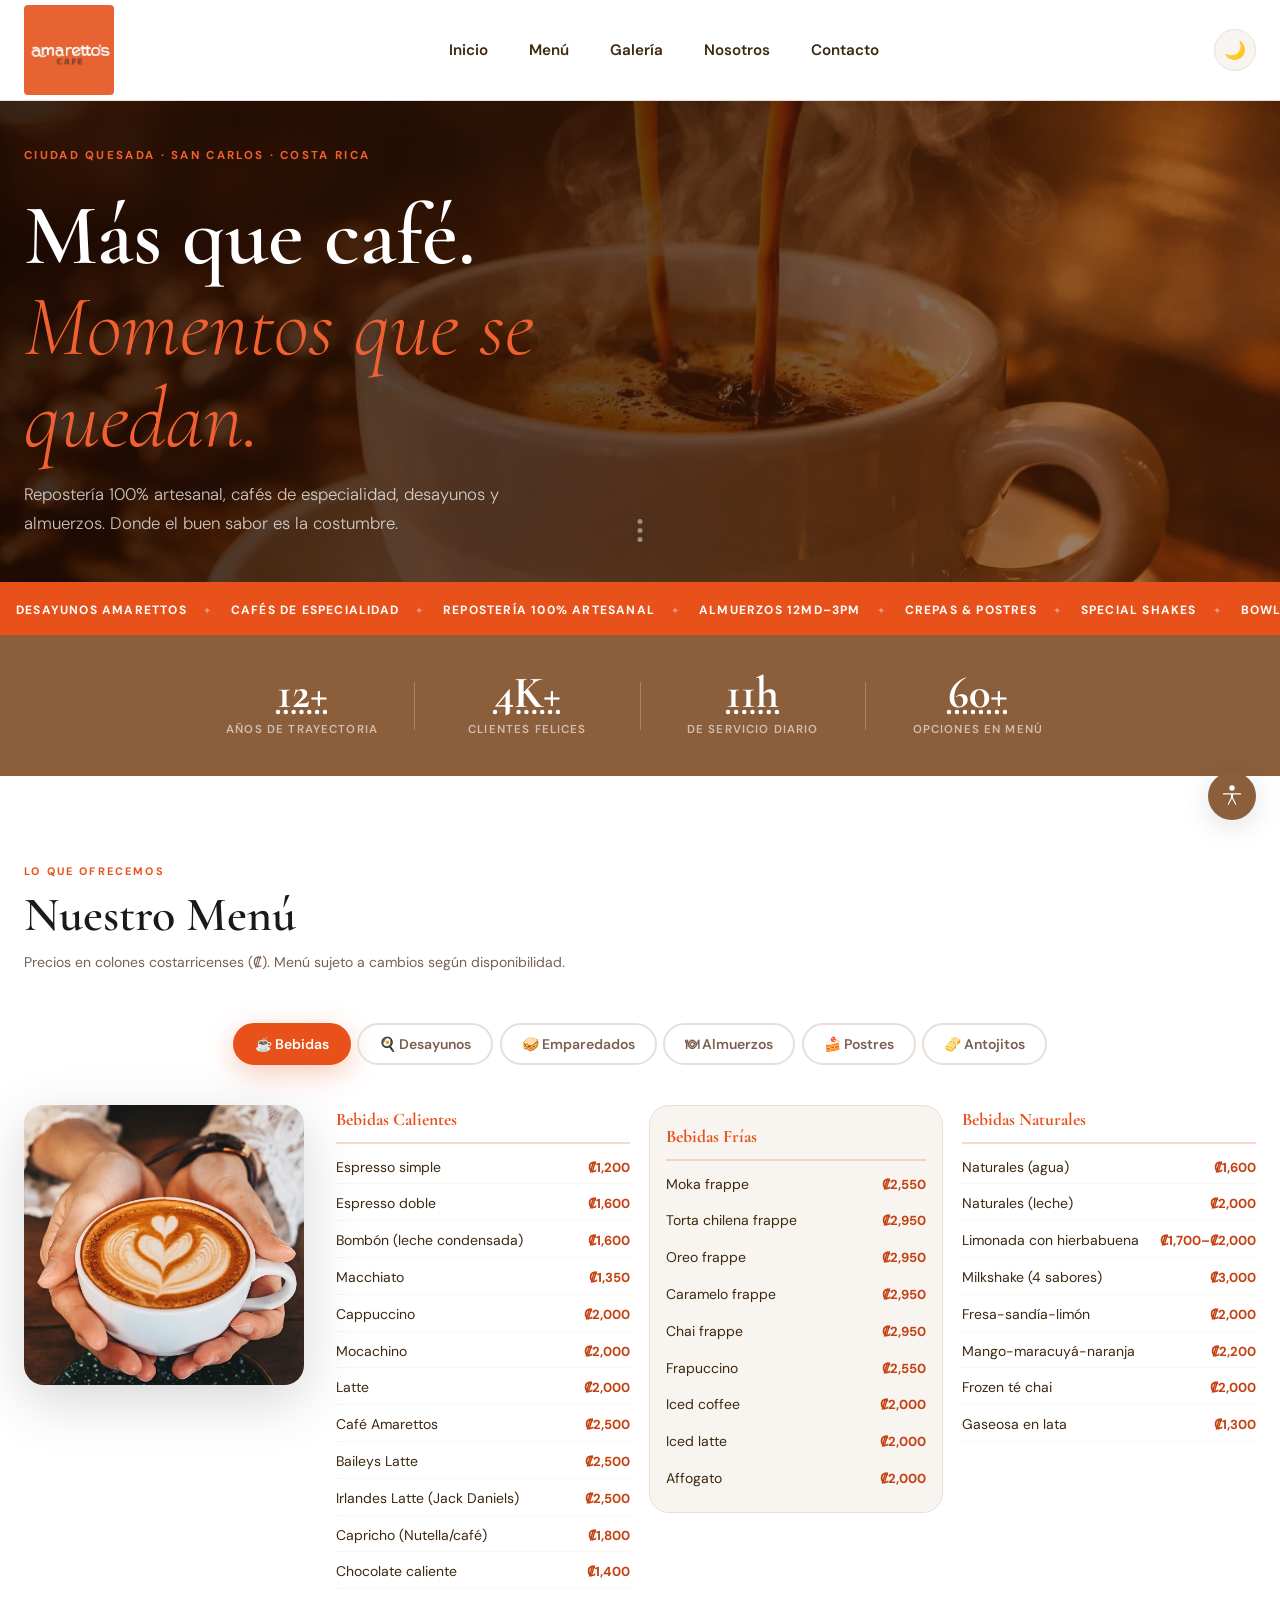
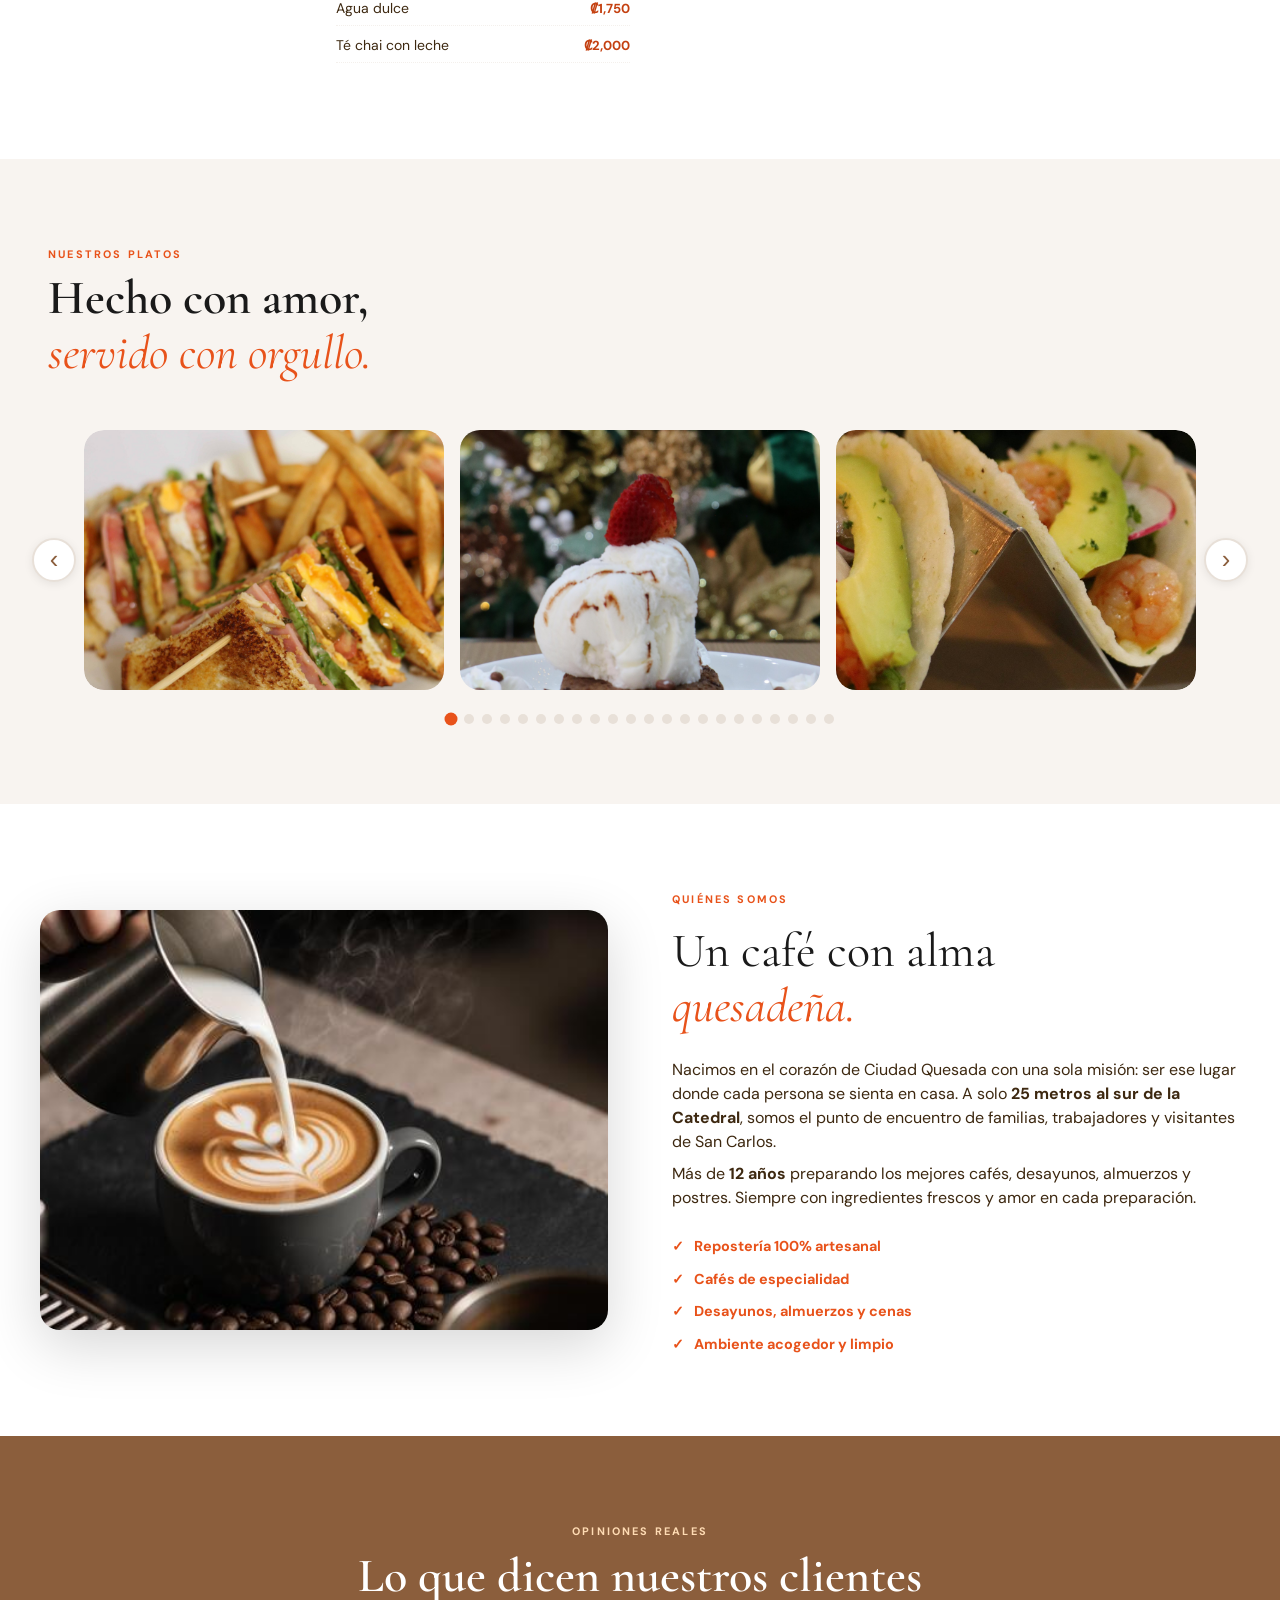
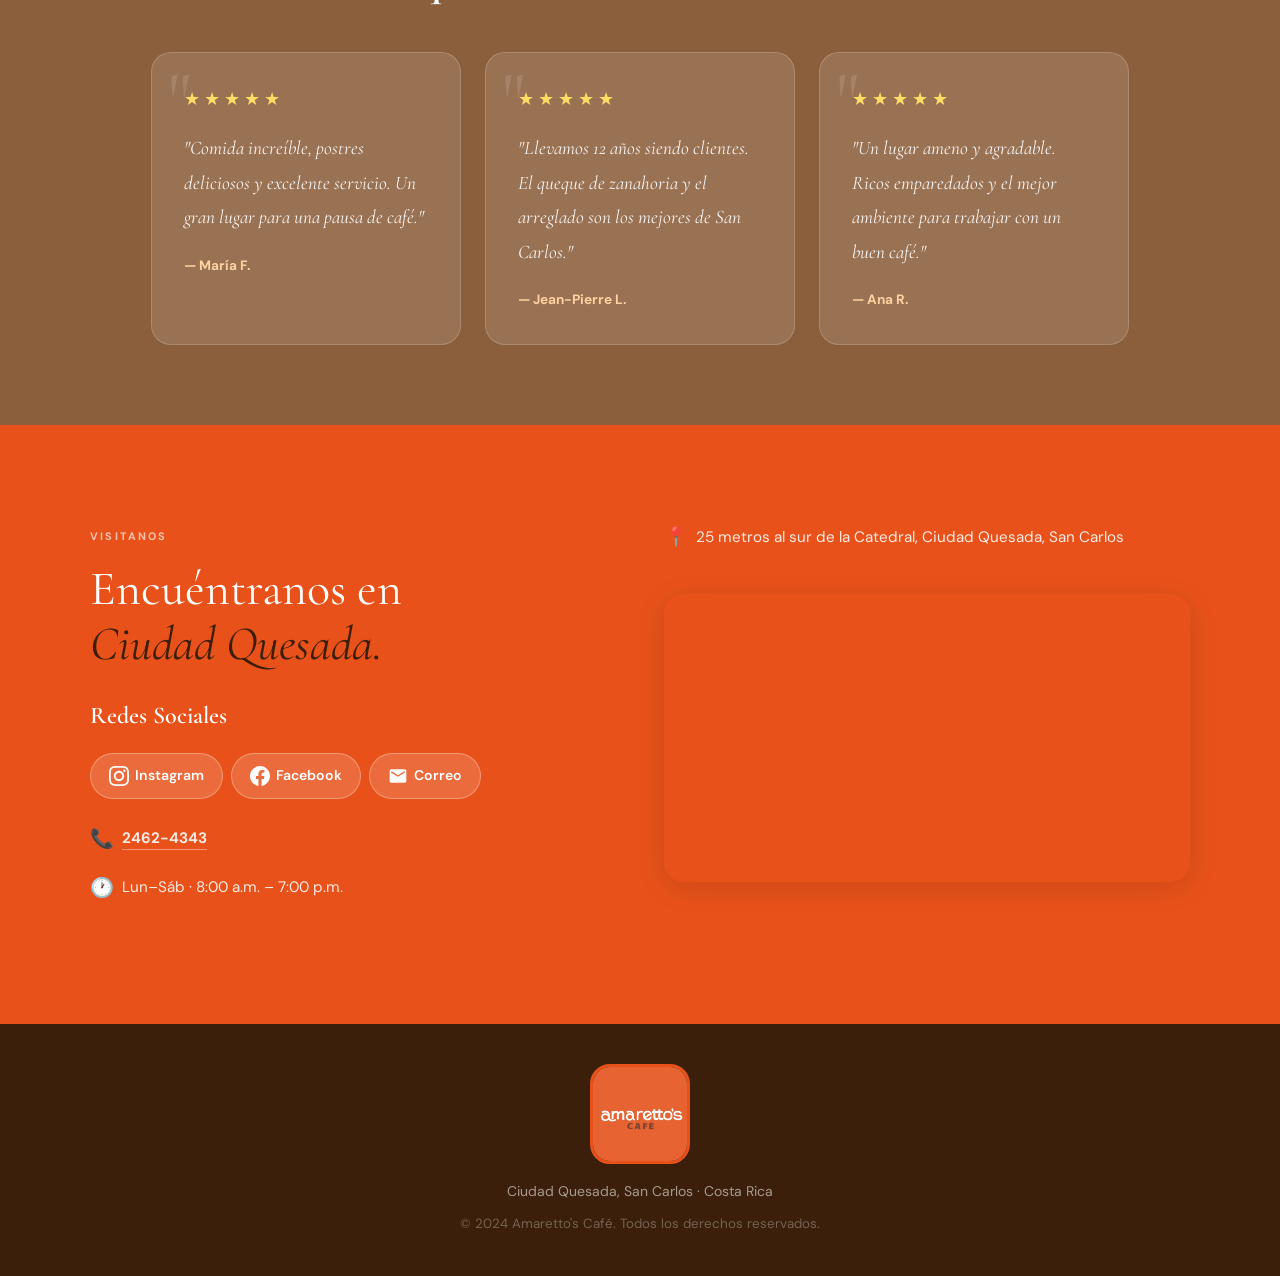
<file: index.html>
<!DOCTYPE html>
<html lang="es" id="html-root">
<head>
  <meta charset="UTF-8">
  <meta name="viewport" content="width=device-width, initial-scale=1.0">
  <meta name="description" content="Amaretto's Café — Ciudad Quesada, San Carlos. Cafés de especialidad, repostería artesanal, desayunos, almuerzos y postres. Tel: 2462-4343.">
  <title>Amaretto's Café | Ciudad Quesada</title>
  <link rel="preconnect" href="https://fonts.googleapis.com">
  <link rel="preconnect" href="https://fonts.gstatic.com" crossorigin>
  <link href="https://fonts.googleapis.com/css2?family=Cormorant+Garamond:ital,wght@0,400;0,600;0,700;1,400;1,600&family=DM+Sans:wght@300;400;500;600;700&display=swap" rel="stylesheet">
  <link rel="stylesheet" href="css/style.css">
</head>
<body>

  <!-- Skip link -->
  <a class="skip-link" href="#main-content">Saltar al contenido principal</a>

  <!-- ===== FLOATING ACCESSIBILITY PANEL ===== -->
  <div class="a11y-panel" id="a11yPanel" role="region" aria-label="Panel de accesibilidad">
    <button class="a11y-toggle-btn" id="a11yToggle" aria-label="Abrir panel de accesibilidad" aria-expanded="false" title="Accesibilidad">
      <svg width="26" height="26" viewBox="0 0 24 24" fill="currentColor" aria-hidden="true" xmlns="http://www.w3.org/2000/svg">
        <circle cx="12" cy="4.5" r="2.5"/>
        <path d="M20 9.5H4a.5.5 0 000 1h7v3.2l-2.8 5.6a.5.5 0 00.9.45L12 14l2.9 5.75a.5.5 0 00.9-.45L13 13.7V10.5h7a.5.5 0 000-1z"/>
      </svg>
    </button>
    <div class="a11y-menu" id="a11yMenu" hidden>
      <p class="a11y-title" aria-hidden="true">♿ Accesibilidad</p>
      <div class="a11y-group">
        <p class="a11y-label">Tamaño de texto</p>
        <div class="a11y-font-controls">
          <button class="a11y-btn" id="fontDecrease" aria-label="Reducir tamaño de texto">A−</button>
          <button class="a11y-btn" id="fontReset"    aria-label="Tamaño de texto normal">A</button>
          <button class="a11y-btn" id="fontIncrease" aria-label="Aumentar tamaño de texto">A+</button>
        </div>
      </div>
      <div class="a11y-group">
        <p class="a11y-label">Contraste</p>
        <button class="a11y-btn a11y-btn-wide" id="contrastBtn" aria-label="Activar alto contraste">
          <svg width="14" height="14" viewBox="0 0 24 24" fill="currentColor" aria-hidden="true"><path d="M12 2C6.48 2 2 6.48 2 12s4.48 10 10 10 10-4.48 10-10S17.52 2 12 2zm0 18V4c4.41 0 8 3.59 8 8s-3.59 8-8 8z"/></svg>
          Alto contraste
        </button>
      </div>
      <div class="a11y-group">
        <p class="a11y-label">Lector de voz</p>
        <button class="a11y-btn a11y-btn-wide" id="readerBtn" aria-label="Activar lector de voz">
          <svg width="14" height="14" viewBox="0 0 24 24" fill="currentColor" aria-hidden="true"><path d="M3 9v6h4l5 5V4L7 9H3zm13.5 3c0-1.77-1.02-3.29-2.5-4.03v8.05c1.48-.73 2.5-2.25 2.5-4.02zM14 3.23v2.06c2.89.86 5 3.54 5 6.71s-2.11 5.85-5 6.71v2.06c4.01-.91 7-4.49 7-8.77s-2.99-7.86-7-8.77z"/></svg>
          Leer página
        </button>
      </div>

    </div>
  </div>

  <!-- ===== BACK TO TOP ===== -->
  <button class="back-to-top" id="backToTop" aria-label="Volver al inicio" hidden>
    <svg width="20" height="20" viewBox="0 0 24 24" fill="currentColor" aria-hidden="true"><path d="M7.41 15.41L12 10.83l4.59 4.58L18 14l-6-6-6 6z"/></svg>
  </button>

  <!-- ===== NAVBAR ===== -->
  <header class="site-header" id="site-header">
    <nav class="navbar" aria-label="Navegación principal">
      <a class="nav-logo" href="#inicio" aria-label="Amaretto's Café — ir al inicio">
        <img src="img/logo.jpg" alt="Logo Amaretto's Café" class="nav-logo-img">
      </a>
      <ul class="nav-menu" id="navMenu">
        <li><a class="nav-link" href="#inicio"   data-i18n="nav.inicio">Inicio</a></li>
        <li><a class="nav-link" href="#menu"     data-i18n="nav.menu">Menú</a></li>
        <li><a class="nav-link" href="#galeria"  data-i18n="nav.galeria">Galería</a></li>
        <li><a class="nav-link" href="#nosotros" data-i18n="nav.nosotros">Nosotros</a></li>
        <li><a class="nav-link" href="#contacto" data-i18n="nav.contacto">Contacto</a></li>
      </ul>
      <div class="nav-actions">
        <button class="theme-toggle" id="themeToggle" aria-label="Cambiar a modo oscuro">
          <span id="themeIcon" aria-hidden="true">🌙</span>
        </button>
        <button class="nav-toggle" id="navToggle" aria-controls="navMenu" aria-expanded="false" aria-label="Abrir menú de navegación">
          <span class="bar" aria-hidden="true"></span>
          <span class="bar" aria-hidden="true"></span>
          <span class="bar" aria-hidden="true"></span>
        </button>
      </div>
    </nav>
  </header>

  <main id="main-content">

    <!-- ===== HERO ===== -->
    <section class="hero" id="inicio" aria-labelledby="hero-heading">
      <div class="hero-bg" aria-hidden="true">
        <div class="hero-overlay"></div>
      </div>
      <div class="hero-inner">
        <div class="hero-content" data-animate="fadeUp">
          <p class="hero-eyebrow" data-i18n="hero.eyebrow">Ciudad Quesada · San Carlos · Costa Rica</p>
          <h1 id="hero-heading" class="hero-title">
            <span data-i18n="hero.title1">Más que café.</span><br>
            <em data-i18n="hero.title2">Momentos que se quedan.</em>
          </h1>
          <p class="hero-sub" data-i18n="hero.sub">Repostería 100% artesanal, cafés de especialidad, desayunos y almuerzos. Donde el buen sabor es la costumbre.</p>
        </div>
      </div>
      <div class="hero-scroll" aria-hidden="true">
        <span></span><span></span><span></span>
      </div>
    </section>

    <!-- ===== MARQUEE ===== -->
    <div class="marquee-strip" aria-hidden="true" role="presentation">
      <div class="marquee-track">
        <span data-i18n="marquee.1">Desayunos Amarettos</span><em>✦</em>
        <span data-i18n="marquee.2">Cafés de Especialidad</span><em>✦</em>
        <span data-i18n="marquee.3">Repostería 100% Artesanal</span><em>✦</em>
        <span data-i18n="marquee.4">Almuerzos 12md–3pm</span><em>✦</em>
        <span data-i18n="marquee.5">Crepas &amp; Postres</span><em>✦</em>
        <span data-i18n="marquee.6">Special Shakes</span><em>✦</em>
        <span data-i18n="marquee.7">Bowl de Salmón</span><em>✦</em>
        <span data-i18n="marquee.8">Emparedados &amp; Pitas</span><em>✦</em>
        <span data-i18n="marquee.1">Desayunos Amarettos</span><em>✦</em>
        <span data-i18n="marquee.2">Cafés de Especialidad</span><em>✦</em>
        <span data-i18n="marquee.3">Repostería 100% Artesanal</span><em>✦</em>
        <span data-i18n="marquee.4">Almuerzos 12md–3pm</span><em>✦</em>
        <span data-i18n="marquee.5">Crepas &amp; Postres</span><em>✦</em>
        <span data-i18n="marquee.6">Special Shakes</span><em>✦</em>
        <span data-i18n="marquee.7">Bowl de Salmón</span><em>✦</em>
        <span data-i18n="marquee.8">Emparedados &amp; Pitas</span><em>✦</em>
      </div>
    </div>

    <!-- ===== STATS ===== -->
    <section class="stats-section" aria-labelledby="stats-sr">
      <h2 id="stats-sr" class="sr-only" data-i18n="stats.heading">Datos de Amaretto's Café</h2>
      <div class="stats-flex" data-animate="fadeUp" role="list">
        <div class="stat-item" role="listitem">
          <span class="stat-n"><abbr title="Más de 12 años">12+</abbr></span>
          <span class="stat-l" data-i18n="stats.1">Años de trayectoria</span>
        </div>
        <div class="stat-div" aria-hidden="true"></div>
        <div class="stat-item" role="listitem">
          <span class="stat-n"><abbr title="Más de 4 mil clientes">4K+</abbr></span>
          <span class="stat-l" data-i18n="stats.2">Clientes felices</span>
        </div>
        <div class="stat-div" aria-hidden="true"></div>
        <div class="stat-item" role="listitem">
          <span class="stat-n"><abbr title="11 horas de servicio diario">11h</abbr></span>
          <span class="stat-l" data-i18n="stats.3">De servicio diario</span>
        </div>
        <div class="stat-div" aria-hidden="true"></div>
        <div class="stat-item" role="listitem">
          <span class="stat-n"><abbr title="Más de 60 opciones en menú">60+</abbr></span>
          <span class="stat-l" data-i18n="stats.4">Opciones en menú</span>
        </div>
      </div>
    </section>

    <!-- ===== MENÚ ===== -->
    <section class="menu-section" id="menu" aria-labelledby="menu-heading">
      <div class="section-header" data-animate="fadeUp">
        <span class="section-tag" data-i18n="menu.tag">Lo que ofrecemos</span>
        <h2 id="menu-heading" data-i18n="menu.heading">Nuestro Menú</h2>
        <p data-i18n="menu.sub">Precios en colones costarricenses (₡). Menú sujeto a cambios según disponibilidad.</p>
      </div>

      <div class="tab-bar" role="tablist" aria-label="Categorías del menú" data-animate="fadeUp">
        <button class="tab-btn active" role="tab" aria-selected="true"  aria-controls="tab-bebidas"     id="btn-bebidas">☕ <span data-i18n="tab.bebidas">Bebidas</span></button>
        <button class="tab-btn"        role="tab" aria-selected="false" aria-controls="tab-desayuno"    id="btn-desayuno">🍳 <span data-i18n="tab.desayuno">Desayunos</span></button>
        <button class="tab-btn"        role="tab" aria-selected="false" aria-controls="tab-emparedados" id="btn-emparedados">🥪 <span data-i18n="tab.emparedados">Emparedados</span></button>
        <button class="tab-btn"        role="tab" aria-selected="false" aria-controls="tab-almuerzo"    id="btn-almuerzo">🍽 <span data-i18n="tab.almuerzo">Almuerzos</span></button>
        <button class="tab-btn"        role="tab" aria-selected="false" aria-controls="tab-postres"     id="btn-postres">🍰 <span data-i18n="tab.postres">Postres</span></button>
        <button class="tab-btn"        role="tab" aria-selected="false" aria-controls="tab-antojitos"   id="btn-antojitos">🫔 <span data-i18n="tab.antojitos">Antojitos</span></button>
      </div>

      <!-- BEBIDAS -->
      <div class="tab-panel active" id="tab-bebidas" role="tabpanel" aria-labelledby="btn-bebidas">
        <div class="panel-layout">
          <div class="panel-img" data-animate="slideLeft">
            <img src="img/cafe-latte-art.jpg" alt="Taza de café con latte art en forma de corazón sostenida con ambas manos en Amaretto's Café" loading="lazy">
          </div>
          <div class="panel-content" data-animate="fadeUp">
            <div class="menu-grid-items">
              <div class="mcat">
                <h3 data-i18n="mcat.calientes">Bebidas Calientes</h3>
                <ul>
                  <li><span>Espresso simple</span><span>₡1,200</span></li>
                  <li><span>Espresso doble</span><span>₡1,600</span></li>
                  <li><span>Bombón (leche condensada)</span><span>₡1,600</span></li>
                  <li><span>Macchiato</span><span>₡1,350</span></li>
                  <li><span>Cappuccino</span><span>₡2,000</span></li>
                  <li><span>Mocachino</span><span>₡2,000</span></li>
                  <li><span>Latte</span><span>₡2,000</span></li>
                  <li><span>Café Amarettos</span><span>₡2,500</span></li>
                  <li><span>Baileys Latte</span><span>₡2,500</span></li>
                  <li><span>Irlandes Latte (Jack Daniels)</span><span>₡2,500</span></li>
                  <li><span>Capricho (Nutella/café)</span><span>₡1,800</span></li>
                  <li><span>Chocolate caliente</span><span>₡1,400</span></li>
                  <li><span>Agua dulce</span><span>₡1,750</span></li>
                  <li><span>Té chai con leche</span><span>₡2,000</span></li>
                </ul>
              </div>
              <div class="mcat mcat-highlight">
                <h3 data-i18n="mcat.frias">Bebidas Frías</h3>
                <ul>
                  <li><span>Moka frappe</span><span>₡2,550</span></li>
                  <li><span>Torta chilena frappe</span><span>₡2,950</span></li>
                  <li><span>Oreo frappe</span><span>₡2,950</span></li>
                  <li><span>Caramelo frappe</span><span>₡2,950</span></li>
                  <li><span>Chai frappe</span><span>₡2,950</span></li>
                  <li><span>Frapuccino</span><span>₡2,550</span></li>
                  <li><span>Iced coffee</span><span>₡2,000</span></li>
                  <li><span>Iced latte</span><span>₡2,000</span></li>
                  <li><span>Affogato</span><span>₡2,000</span></li>
                </ul>
              </div>
              <div class="mcat">
                <h3 data-i18n="mcat.naturales">Bebidas Naturales</h3>
                <ul>
                  <li><span>Naturales (agua)</span><span>₡1,600</span></li>
                  <li><span>Naturales (leche)</span><span>₡2,000</span></li>
                  <li><span>Limonada con hierbabuena</span><span>₡1,700–₡2,000</span></li>
                  <li><span>Milkshake (4 sabores)</span><span>₡3,000</span></li>
                  <li><span>Fresa-sandía-limón</span><span>₡2,000</span></li>
                  <li><span>Mango-maracuyá-naranja</span><span>₡2,200</span></li>
                  <li><span>Frozen té chai</span><span>₡2,000</span></li>
                  <li><span>Gaseosa en lata</span><span>₡1,300</span></li>
                </ul>
              </div>
            </div>
          </div>
        </div>
      </div>

      <!-- DESAYUNOS -->
      <div class="tab-panel" id="tab-desayuno" role="tabpanel" aria-labelledby="btn-desayuno" hidden>
        <div class="panel-layout">
          <div class="panel-img" data-animate="slideLeft">
            <img src="img/desayuno-gallo.jpg" alt="Desayuno típico tico con gallo pinto, huevo, plátano y queso Turrialba" loading="lazy">
          </div>
          <div class="panel-content" data-animate="fadeUp">
            <div class="menu-grid-items">
              <div class="mcat mcat-highlight">
                <h3 data-i18n="mcat.tipicos">Nuestros Típicos</h3>
                <ul>
                  <li><span>Picadillo de arracache</span><span>₡1,800</span></li>
                  <li><span>Tortilla de queso con natilla</span><span>₡2,300</span></li>
                  <li><span>Queso a la plancha</span><span>₡1,750</span></li>
                  <li><span>Prensada de queso</span><span>₡2,000</span></li>
                  <li><span>Empanada tica</span><span>₡2,500</span></li>
                  <li><span>Tamal</span><span>₡1,750</span></li>
                </ul>
              </div>
              <div class="mcat">
                <h3 data-i18n="mcat.cafecito">Para acompañar tu café</h3>
                <ul>
                  <li><span>Mini croissant de pollo</span><span>₡1,900</span></li>
                  <li><span>Mini croissant de carne mechada</span><span>₡2,000</span></li>
                  <li><span>Mini croissant jamón y queso</span><span>₡1,800</span></li>
                  <li><span>Mini croissant con Nutella</span><span>₡1,600</span></li>
                  <li><span>Tostadas con queso fresco</span><span>₡2,000</span></li>
                  <li><span>Tostadas con queso mozzarella</span><span>₡2,800</span></li>
                  <li><span>Tostadas capresse</span><span>₡3,300</span></li>
                </ul>
              </div>
            </div>
          </div>
        </div>
      </div>

      <!-- EMPAREDADOS -->
      <div class="tab-panel" id="tab-emparedados" role="tabpanel" aria-labelledby="btn-emparedados" hidden>
        <div class="panel-layout">
          <div class="panel-img" data-animate="slideLeft">
            <img src="img/club-sandwich.jpg" alt="Club Sandwich Amarettos con jamón, lechuga, tomate y papas" loading="lazy">
          </div>
          <div class="panel-content" data-animate="fadeUp">
            <div class="menu-grid-items">
              <div class="mcat">
                <h3 data-i18n="mcat.emparedados">Emparedados</h3>
                <ul>
                  <li><span>Especial Amarettos con papas bravas</span><span>₡4,650</span></li>
                  <li><span>Jamón de pavo</span><span>₡3,000</span></li>
                  <li><span>Filete de pollo con papas bravas</span><span>₡3,900</span></li>
                  <li><span>Lápiz de jamón y queso</span><span>₡3,250</span></li>
                  <li><span>Lápiz de atún</span><span>₡2,700</span></li>
                  <li><span>Club Sandwich con papas bravas</span><span>₡4,700</span></li>
                  <li><span>Panino de pollo al pesto</span><span>₡3,200</span></li>
                  <li><span>Panino tipo caprese</span><span>₡3,450</span></li>
                </ul>
              </div>
              <div class="mcat mcat-highlight">
                <h3 data-i18n="mcat.pitas">Pitas</h3>
                <ul>
                  <li><span>Pita Amarettos con papas bravas</span><span>₡4,200</span></li>
                  <li><span>Pita de pollo light</span><span>₡3,900</span></li>
                  <li><span>Pita de jamón de pavo light</span><span>₡3,700</span></li>
                  <li><span>Pita caprese</span><span>₡3,850</span></li>
                  <li><span>Pita de camarones con chipotle</span><span>₡5,300</span></li>
                </ul>
              </div>
              <div class="mcat">
                <h3 data-i18n="mcat.infantil">Menú Infantil</h3>
                <ul>
                  <li><span>Fajitas de pollo con papas fritas</span><span>₡3,900</span></li>
                  <li><span>Mini pizza de jamón y queso</span><span>₡3,600</span></li>
                  <li><span>Queso hamburguesa con papitas</span><span>₡3,600</span></li>
                </ul>
              </div>
            </div>
          </div>
        </div>
      </div>

      <!-- ALMUERZOS -->
      <div class="tab-panel" id="tab-almuerzo" role="tabpanel" aria-labelledby="btn-almuerzo" hidden>
        <div class="panel-layout">
          <div class="panel-img" data-animate="slideLeft">
            <img src="img/arroz-pollo.jpg" alt="Arroz con pollo colorido con vegetales frescos" loading="lazy">
          </div>
          <div class="panel-content" data-animate="fadeUp">
            <div class="menu-grid-items">
              <div class="mcat">
                <h3 data-i18n="mcat.platos">Platos Fuertes</h3>
                <ul>
                  <li><span>Lomito en salsa de la casa</span><span>₡6,650</span></li>
                  <li><span>Puntas de lomito jalapeña</span><span>₡6,600</span></li>
                  <li><span>Salmón al grill</span><span>₡7,000</span></li>
                  <li><span>Filete de pescado bechamel</span><span>₡5,900</span></li>
                  <li><span>Pollo teriyaki</span><span>₡5,500</span></li>
                  <li><span>Lasaña de pollo</span><span>₡5,500</span></li>
                </ul>
              </div>
              <div class="mcat mcat-highlight">
                <h3 data-i18n="mcat.casados">Casados · ₡4,000</h3>
                <p class="cat-desc" data-i18n="mcat.casados.desc">Arroz · Frijoles · Picadillo · Ensalada · Plátano · Bebida incluida</p>
                <ul>
                  <li><span>Lomo de res</span></li>
                  <li><span>Filete de pollo</span></li>
                  <li><span>Chuleta</span></li>
                  <li><span>Casado Amarettos (lomo salteado)</span><span>₡5,200</span></li>
                  <li><span>Casado con salmón al grill</span><span>₡6,100</span></li>
                  <li><span>Casado con camarones al grill</span><span>₡6,100</span></li>
                  <li><span>Plato del día</span><span>₡3,950</span></li>
                </ul>
              </div>
              <div class="mcat">
                <h3 data-i18n="mcat.ensaladas">Ensaladas & Bowls</h3>
                <ul>
                  <li><span>Ensalada Amarettos (pollo)</span><span>₡5,500</span></li>
                  <li><span>Bowl de salmón</span><span>₡6,300</span></li>
                  <li><span>Bowl de camarones</span><span>₡6,200</span></li>
                  <li><span>Arroz con camarones</span><span>₡8,200</span></li>
                </ul>
              </div>
            </div>
          </div>
        </div>
      </div>

      <!-- POSTRES -->
      <div class="tab-panel" id="tab-postres" role="tabpanel" aria-labelledby="btn-postres" hidden>
        <div class="panel-layout">
          <div class="panel-img" data-animate="slideLeft">
            <img src="img/brownie-helado.jpg" alt="Brownie caliente con helado de vainilla y fresa de Amaretto's Café" loading="lazy">
          </div>
          <div class="panel-content" data-animate="fadeUp">
            <div class="menu-grid-items">
              <div class="mcat">
                <h3 data-i18n="mcat.postres">Postres</h3>
                <ul>
                  <li><span>Tiramisú</span><span>₡2,600</span></li>
                  <li><span>Tres leches</span><span>₡2,400</span></li>
                  <li><span>Flan de coco</span><span>₡2,400</span></li>
                  <li><span>Cheesecake fresa/maracuyá</span><span>₡2,800</span></li>
                  <li><span>Pay de limón</span><span>₡2,400</span></li>
                </ul>
              </div>
              <div class="mcat mcat-highlight">
                <h3 data-i18n="mcat.queques">Nuestros Queques</h3>
                <ul>
                  <li><span>Queque zanahoria</span><span>₡2,500</span></li>
                  <li><span>Queque tipo cajeta de higos</span><span>₡2,500</span></li>
                  <li><span>Queque de limón y arándanos</span><span>₡2,600</span></li>
                  <li><span>Queque red velvet</span><span>₡2,500</span></li>
                  <li><span>Queque de chocolate</span><span>₡2,000</span></li>
                  <li><span>Queque seco de naranja</span><span>₡1,700</span></li>
                </ul>
              </div>
              <div class="mcat">
                <h3 data-i18n="mcat.crepas">Crepas</h3>
                <ul>
                  <li><span>Nutella, fresas, helado, crema batida</span><span>₡3,300</span></li>
                  <li><span>Nutella, banano, fresas, helado</span><span>₡3,350</span></li>
                  <li><span>Nutella, melocotón, helado</span><span>₡3,400</span></li>
                </ul>
              </div>
            </div>
          </div>
        </div>
      </div>

      <!-- ANTOJITOS -->
      <div class="tab-panel" id="tab-antojitos" role="tabpanel" aria-labelledby="btn-antojitos" hidden>
        <div class="panel-layout">
          <div class="panel-img" data-animate="slideLeft">
            <img src="img/hamburguesa.jpg" alt="Hamburguesa artesanal de carne de Amaretto's Café con papas fritas" loading="lazy">
          </div>
          <div class="panel-content" data-animate="fadeUp">
            <div class="menu-grid-items">
              <div class="mcat mcat-highlight">
                <h3 data-i18n="mcat.antojitos">Antojitos</h3>
                <ul>
                  <li><span>Hamburguesa artesanal de carne</span><span>₡5,200</span></li>
                  <li><span>Hamburguesa artesanal de pollo</span><span>₡4,800</span></li>
                  <li><span>Nachos</span><span>₡4,200</span></li>
                  <li><span>Dedos de pollo con chipotle</span><span>₡4,500</span></li>
                  <li><span>Dedos de pescado con salsa tártara</span><span>₡4,600</span></li>
                  <li><span>Quesadilla</span><span>₡3,500</span></li>
                </ul>
              </div>
              <div class="mcat">
                <h3 data-i18n="mcat.compartir">Para Compartir</h3>
                <ul>
                  <li><span>Mozzarella sticks con salsa pizza</span><span>₡3,850</span></li>
                  <li><span>Wrap de pollo empanizado</span><span>₡4,900</span></li>
                  <li><span>Tacos de camarón (3 tacos)</span><span>₡5,650</span></li>
                  <li><span>Tacos de tilapia empanizada</span><span>₡5,100</span></li>
                  <li><span>Papas bravas (chipotle/albahaca)</span><span>₡3,200</span></li>
                  <li><span>Patacones a la tica</span><span>₡4,250</span></li>
                </ul>
              </div>
            </div>
          </div>
        </div>
      </div>
    </section>

    <!-- ===== CARRUSEL ===== -->
    <section class="gallery-section" id="galeria" aria-labelledby="gallery-heading">
      <div class="section-header" data-animate="fadeUp">
        <span class="section-tag" data-i18n="gallery.tag">Nuestros platos</span>
        <h2 id="gallery-heading"><span data-i18n="gallery.title1">Hecho con amor,</span><br><em data-i18n="gallery.title2">servido con orgullo.</em></h2>
      </div>
      <div class="carousel-wrapper" data-animate="fadeUp">
        <button class="carousel-btn carousel-prev" aria-label="Foto anterior" id="carouselPrev">&#8249;</button>
        <div class="carousel-track-outer" aria-live="polite">
          <div class="carousel-track" id="carouselTrack" role="list">
            <figure class="carousel-slide" role="listitem"><img src="img/club-sandwich.jpg" alt="Club Sandwich Amarettos" loading="lazy" width="400" height="300"></figure>
            <figure class="carousel-slide" role="listitem"><img src="img/brownie-helado.jpg" alt="Brownie con helado" loading="lazy" width="400" height="300"></figure>
            <figure class="carousel-slide" role="listitem"><img src="img/tacos-camaron.jpg" alt="Tacos de camarón" loading="lazy" width="400" height="300"></figure>
            <figure class="carousel-slide" role="listitem"><img src="img/mozzarella-sticks.jpg" alt="Mozzarella sticks" loading="lazy" width="400" height="300"></figure>
            <figure class="carousel-slide" role="listitem"><img src="img/crepa-helado.jpg" alt="Crepa con helado" loading="lazy" width="400" height="300"></figure>
            <figure class="carousel-slide" role="listitem"><img src="img/queque-zanahoria.jpg" alt="Queque de zanahoria" loading="lazy" width="400" height="300"></figure>
            <figure class="carousel-slide" role="listitem"><img src="img/pie-limon.jpg" alt="Pay de limón" loading="lazy" width="400" height="300"></figure>
            <figure class="carousel-slide" role="listitem"><img src="img/red-velvet.jpg" alt="Red velvet" loading="lazy" width="400" height="300"></figure>
            <figure class="carousel-slide" role="listitem"><img src="img/mini-croissants.jpg" alt="Mini croissants" loading="lazy" width="400" height="300"></figure>
            <figure class="carousel-slide" role="listitem"><img src="img/empanadas-artesanales.jpg" alt="Empanadas artesanales" loading="lazy" width="400" height="300"></figure>
            <figure class="carousel-slide" role="listitem"><img src="img/tortilla-queso.jpg" alt="Tortilla de queso" loading="lazy" width="400" height="300"></figure>
            <figure class="carousel-slide" role="listitem"><img src="img/quesadilla-pollo.jpg" alt="Quesadilla de pollo" loading="lazy" width="400" height="300"></figure>
            <figure class="carousel-slide" role="listitem"><img src="img/pollo-salsa-blanca.jpg" alt="Pollo en salsa blanca" loading="lazy" width="400" height="300"></figure>
            <figure class="carousel-slide" role="listitem"><img src="img/ensalada-pollo-plancha.jpg" alt="Ensalada de pollo" loading="lazy" width="400" height="300"></figure>
            <figure class="carousel-slide" role="listitem"><img src="img/picadillo.jpg" alt="Picadillo tradicional" loading="lazy" width="400" height="300"></figure>
            <figure class="carousel-slide" role="listitem"><img src="img/cafe-tortilla.jpg" alt="Café con tortilla" loading="lazy" width="400" height="300"></figure>
            <figure class="carousel-slide" role="listitem"><img src="img/rollo-cafe.jpg" alt="Rollo de canela" loading="lazy" width="400" height="300"></figure>
            <figure class="carousel-slide" role="listitem"><img src="img/cheesecake-brownie.jpg" alt="Cheesecake y brownie" loading="lazy" width="400" height="300"></figure>
            <figure class="carousel-slide" role="listitem"><img src="img/galletas-alfajores.jpg" alt="Galletas y alfajores" loading="lazy" width="400" height="300"></figure>
            <figure class="carousel-slide" role="listitem"><img src="img/batido-verde.jpg" alt="Batido verde" loading="lazy" width="400" height="300"></figure>
            <figure class="carousel-slide" role="listitem"><img src="img/deditos-pollo.jpg" alt="Deditos de pollo" loading="lazy" width="400" height="300"></figure>
            <figure class="carousel-slide" role="listitem"><img src="img/hamburguesa.jpg" alt="Hamburguesa artesanal" loading="lazy" width="400" height="300"></figure>
          </div>
        </div>
        <button class="carousel-btn carousel-next" aria-label="Foto siguiente" id="carouselNext">&#8250;</button>
      </div>
      <div class="carousel-dots" id="carouselDots" aria-label="Indicadores del carrusel" role="tablist"></div>
    </section>

    <!-- ===== NOSOTROS ===== -->
    <section class="about-section" id="nosotros" aria-labelledby="about-heading">
      <div class="about-inner">
        <div class="about-imgs" data-animate="slideLeft">
          <img src="img/barista-latte.jpg" alt="Barista vertiendo leche en un cappuccino con arte latte en Amaretto's Café">
        </div>
        <div class="about-text" data-animate="slideRight">
          <span class="section-tag" data-i18n="about.tag">Quiénes somos</span>
          <h2 id="about-heading"><span data-i18n="about.title1">Un café con alma</span><br><em data-i18n="about.title2">quesadeña.</em></h2>
          <p data-i18n="about.p1">Nacimos en el corazón de Ciudad Quesada con una sola misión: ser ese lugar donde cada persona se sienta en casa. A solo <strong>25 metros al sur de la Catedral</strong>, somos el punto de encuentro de familias, trabajadores y visitantes de San Carlos.</p>
          <p data-i18n="about.p2">Más de <strong>12 años</strong> preparando los mejores cafés, desayunos, almuerzos y postres. Siempre con ingredientes frescos y amor en cada preparación.</p>
          <div class="about-features">
            <div class="af"><span aria-hidden="true">✓</span> <span data-i18n="about.f1">Repostería 100% artesanal</span></div>
            <div class="af"><span aria-hidden="true">✓</span> <span data-i18n="about.f2">Cafés de especialidad</span></div>
            <div class="af"><span aria-hidden="true">✓</span> <span data-i18n="about.f3">Desayunos, almuerzos y cenas</span></div>
            <div class="af"><span aria-hidden="true">✓</span> <span data-i18n="about.f4">Ambiente acogedor y limpio</span></div>
          </div>
        </div>
      </div>
    </section>

    <!-- ===== TESTIMONIOS ===== -->
    <section class="testi-section" aria-labelledby="testi-heading">
      <div class="section-header centered" data-animate="fadeUp">
        <span class="section-tag" data-i18n="testi.tag">Opiniones reales</span>
        <h2 id="testi-heading" data-i18n="testi.heading">Lo que dicen nuestros clientes</h2>
      </div>
      <div class="testi-flex" role="list" aria-label="Testimonios de clientes">
        <article class="tcard" data-animate="fadeUp" style="--delay:0s">
          <h3 class="sr-only">Opinión de cliente</h3>
          <h3 class="sr-only">Opinión de cliente</h3>
          <p class="tcard-stars" role="img" aria-label="5 estrellas de 5">★★★★★</p>
          <blockquote><p data-i18n="testi.1">"Comida increíble, postres deliciosos y excelente servicio. Un gran lugar para una pausa de café."</p></blockquote>
          <cite>— María F.</cite>
        </article>
        <article class="tcard" data-animate="fadeUp" style="--delay:.12s">
          <h3 class="sr-only">Opinión de cliente</h3>
          <h3 class="sr-only">Opinión de cliente</h3>
          <p class="tcard-stars" role="img" aria-label="5 estrellas de 5">★★★★★</p>
          <blockquote><p data-i18n="testi.2">"Llevamos 12 años siendo clientes. El queque de zanahoria y el arreglado son los mejores de San Carlos."</p></blockquote>
          <cite>— Jean-Pierre L.</cite>
        </article>
        <article class="tcard" data-animate="fadeUp" style="--delay:.24s">
          <h3 class="sr-only">Opinión de cliente</h3>
          <h3 class="sr-only">Opinión de cliente</h3>
          <p class="tcard-stars" role="img" aria-label="5 estrellas de 5">★★★★★</p>
          <blockquote><p data-i18n="testi.3">"Un lugar ameno y agradable. Ricos emparedados y el mejor ambiente para trabajar con un buen café."</p></blockquote>
          <cite>— Ana R.</cite>
        </article>
      </div>
    </section>

    <!-- ===== CONTACTO ===== -->
    <section class="contact-section" id="contacto" aria-labelledby="contact-heading">
      <div class="contact-inner">

        <div class="contact-info-col" data-animate="slideLeft">
          <span class="section-tag light" data-i18n="contact.tag">Visitanos</span>
          <h2 id="contact-heading"><span data-i18n="contact.title1">Encuéntranos en</span><br><em data-i18n="contact.title2">Ciudad Quesada.</em></h2>

          <nav class="social-section" aria-labelledby="social-heading">
            <h3 id="social-heading" class="social-title" data-i18n="contact.redes">Redes Sociales</h3>
            <div class="social-links">
              <a href="https://www.instagram.com/amarettos_cq/" target="_blank" rel="noopener noreferrer" class="social-btn" aria-label="Instagram de Amaretto's Café">
                <svg width="20" height="20" viewBox="0 0 24 24" fill="currentColor" aria-hidden="true"><path d="M12 2.163c3.204 0 3.584.012 4.85.07 3.252.148 4.771 1.691 4.919 4.919.058 1.265.069 1.645.069 4.849 0 3.205-.012 3.584-.069 4.849-.149 3.225-1.664 4.771-4.919 4.919-1.266.058-1.644.07-4.85.07-3.204 0-3.584-.012-4.849-.07-3.26-.149-4.771-1.699-4.919-4.92-.058-1.265-.07-1.644-.07-4.849 0-3.204.013-3.583.07-4.849.149-3.227 1.664-4.771 4.919-4.919 1.266-.057 1.645-.069 4.849-.069zm0-2.163c-3.259 0-3.667.014-4.947.072-4.358.2-6.78 2.618-6.98 6.98-.059 1.281-.073 1.689-.073 4.948 0 3.259.014 3.668.072 4.948.2 4.358 2.618 6.78 6.98 6.98 1.281.058 1.689.072 4.948.072 3.259 0 3.668-.014 4.948-.072 4.354-.2 6.782-2.618 6.979-6.98.059-1.28.073-1.689.073-4.948 0-3.259-.014-3.667-.072-4.947-.196-4.354-2.617-6.78-6.979-6.98-1.281-.059-1.69-.073-4.949-.073zm0 5.838c-3.403 0-6.162 2.759-6.162 6.162s2.759 6.163 6.162 6.163 6.162-2.759 6.162-6.163c0-3.403-2.759-6.162-6.162-6.162zm0 10.162c-2.209 0-4-1.79-4-4 0-2.209 1.791-4 4-4s4 1.791 4 4c0 2.21-1.791 4-4 4zm6.406-11.845c-.796 0-1.441.645-1.441 1.44s.645 1.44 1.441 1.44c.795 0 1.439-.645 1.439-1.44s-.644-1.44-1.439-1.44z"/></svg>
                Instagram
              </a>
              <a href="https://www.facebook.com/amarettoscq" target="_blank" rel="noopener noreferrer" class="social-btn" aria-label="Facebook de Amaretto's Café">
                <svg width="20" height="20" viewBox="0 0 24 24" fill="currentColor" aria-hidden="true"><path d="M24 12.073c0-6.627-5.373-12-12-12s-12 5.373-12 12c0 5.99 4.388 10.954 10.125 11.854v-8.385H7.078v-3.47h3.047V9.43c0-3.007 1.792-4.669 4.533-4.669 1.312 0 2.686.235 2.686.235v2.953H15.83c-1.491 0-1.956.925-1.956 1.874v2.25h3.328l-.532 3.47h-2.796v8.385C19.612 23.027 24 18.062 24 12.073z"/></svg>
                Facebook
              </a>
              <a href="mailto:amarettoscafe@gmail.com" class="social-btn" aria-label="Enviar correo a Amaretto's Café">
                <svg width="20" height="20" viewBox="0 0 24 24" fill="currentColor" aria-hidden="true"><path d="M20 4H4c-1.1 0-2 .9-2 2v12c0 1.1.9 2 2 2h16c1.1 0 2-.9 2-2V6c0-1.1-.9-2-2-2zm0 4l-8 5-8-5V6l8 5 8-5v2z"/></svg>
                Correo
              </a>
            </div>
          </nav>

          <!-- Teléfono y horario -->
          <div class="cinfo-list" style="margin-top:var(--space-lg)">
            <div class="cinfo-row">
              <span class="cinfo-icon" aria-hidden="true">📞</span>
              <a href="tel:+50624624343" class="cinfo-text social-link" aria-label="Llamar a Amaretto's Café">2462-4343</a>
            </div>
            <div class="cinfo-row">
              <span class="cinfo-icon" aria-hidden="true">🕐</span>
              <span class="cinfo-text" data-i18n="contact.horario">Lun–Sáb · 8:00 a.m. – 7:00 p.m.</span>
            </div>
          </div>

        </div>

        <div class="contact-map-col" data-animate="slideRight">
          <!-- Dirección + Mapa -->
          <div class="cinfo-row">
            <span class="cinfo-icon" aria-hidden="true">📍</span>
            <span class="cinfo-text" data-i18n="contact.direccion">25 metros al sur de la Catedral, Ciudad Quesada, San Carlos</span>
          </div>
          <div class="maps-embed" style="margin-top:var(--space-md)">
            <iframe
              src="https://www.google.com/maps/embed?pb=!1m18!1m12!1m3!1d500!2d-84.4304091!3d10.3223354!2m3!1f0!2f0!3f0!3m2!1i1024!2i768!4f13.1!3m3!1m2!1s0x8fa065f3032c3991%3A0x45686469f1d3e437!2sAmaretto's!5e0!3m2!1ses!2scr!4v1700000000000!5m2!1ses!2scr"
              height="280"
              style="border:0; border-radius: var(--radius-lg); width:100%;"
              allowfullscreen=""
              loading="lazy"
              referrerpolicy="no-referrer-when-downgrade"
              title="Ubicación de Amaretto's Café en Google Maps"
              aria-label="Mapa de Google Maps mostrando la ubicación de Amaretto's Café en Ciudad Quesada"
            ></iframe>
          </div>
        </div>

      </div>
    </section>

  </main>

  <footer class="site-footer">
    <div class="footer-inner">
      <img src="img/logo.jpg" alt="Logo de Amaretto's Café" class="footer-logo">
      <p class="footer-loc" data-i18n="footer.loc">Ciudad Quesada, San Carlos · Costa Rica</p>
      <p class="footer-copy"><small data-i18n="footer.copy">© 2024 Amaretto's Café. Todos los derechos reservados.</small></p>
    </div>
  </footer>

  <script src="js/main.js"></script>
</body>
</html>
</file>
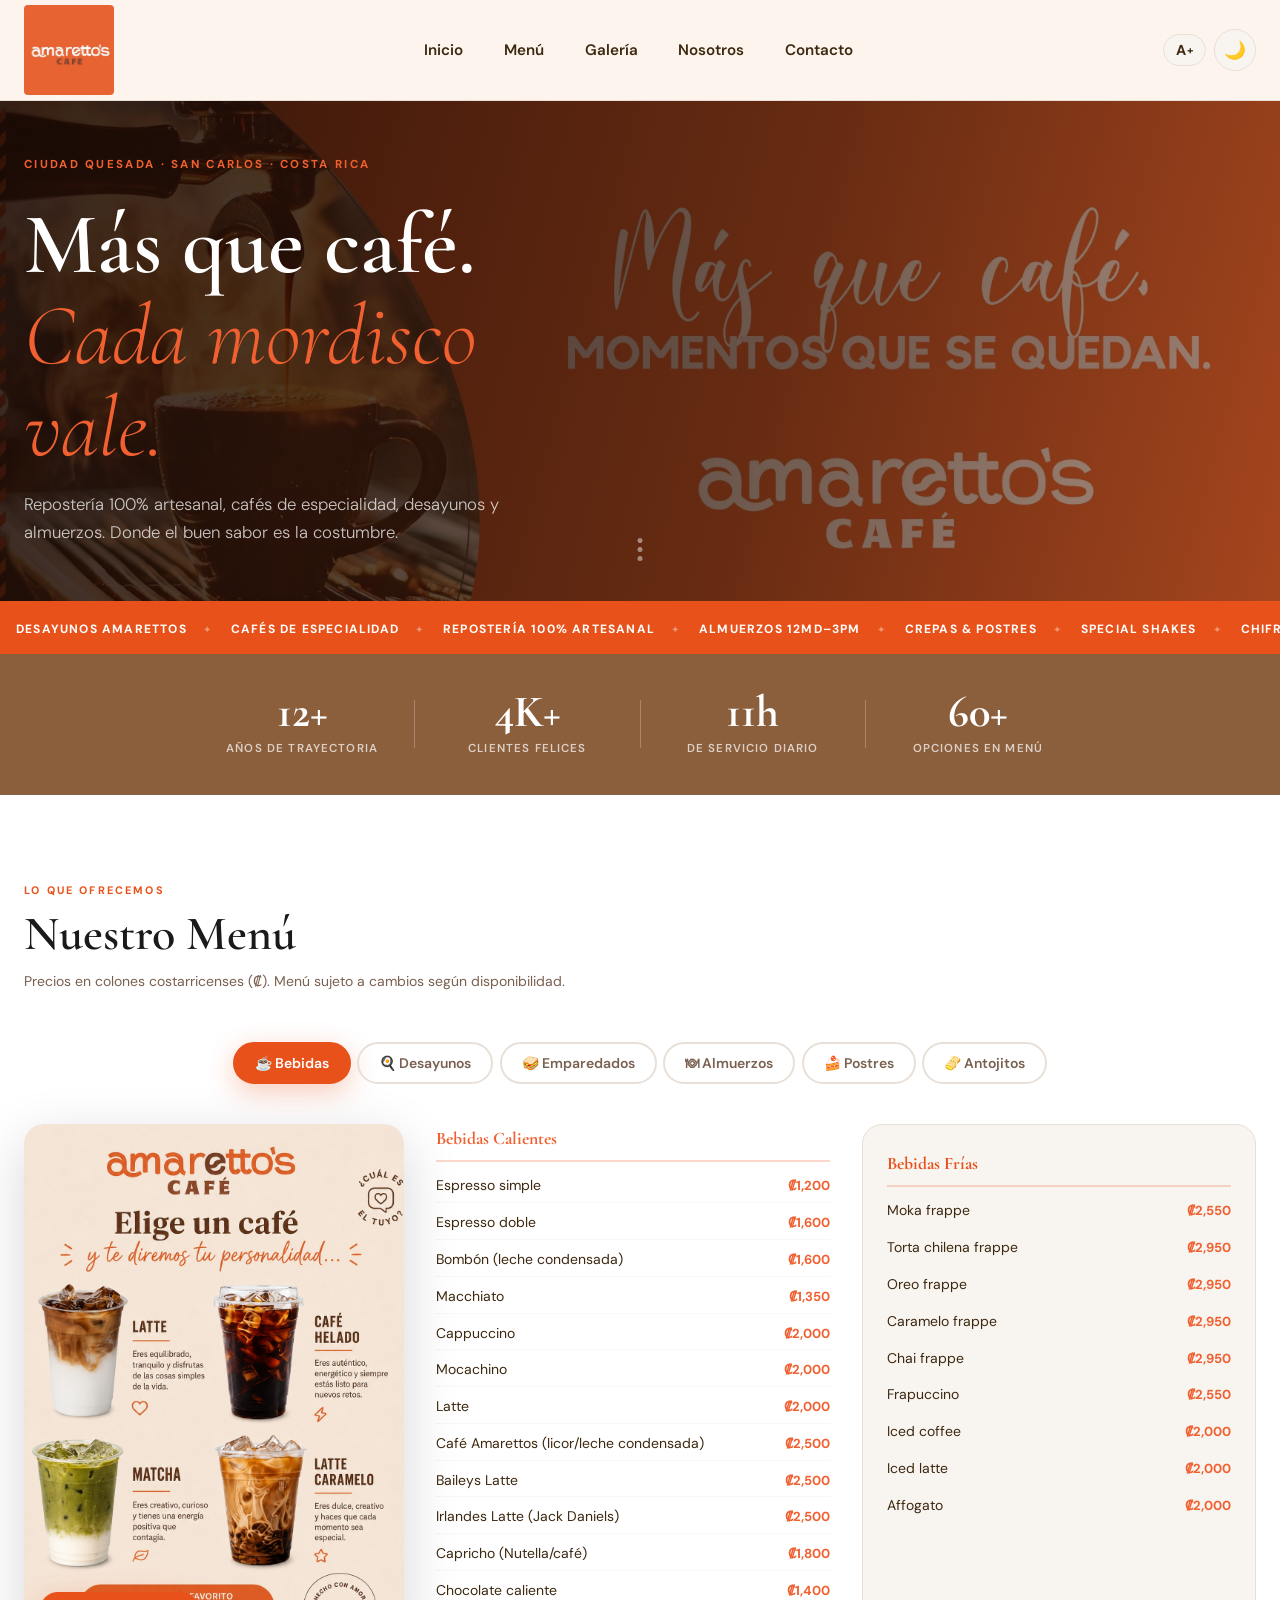
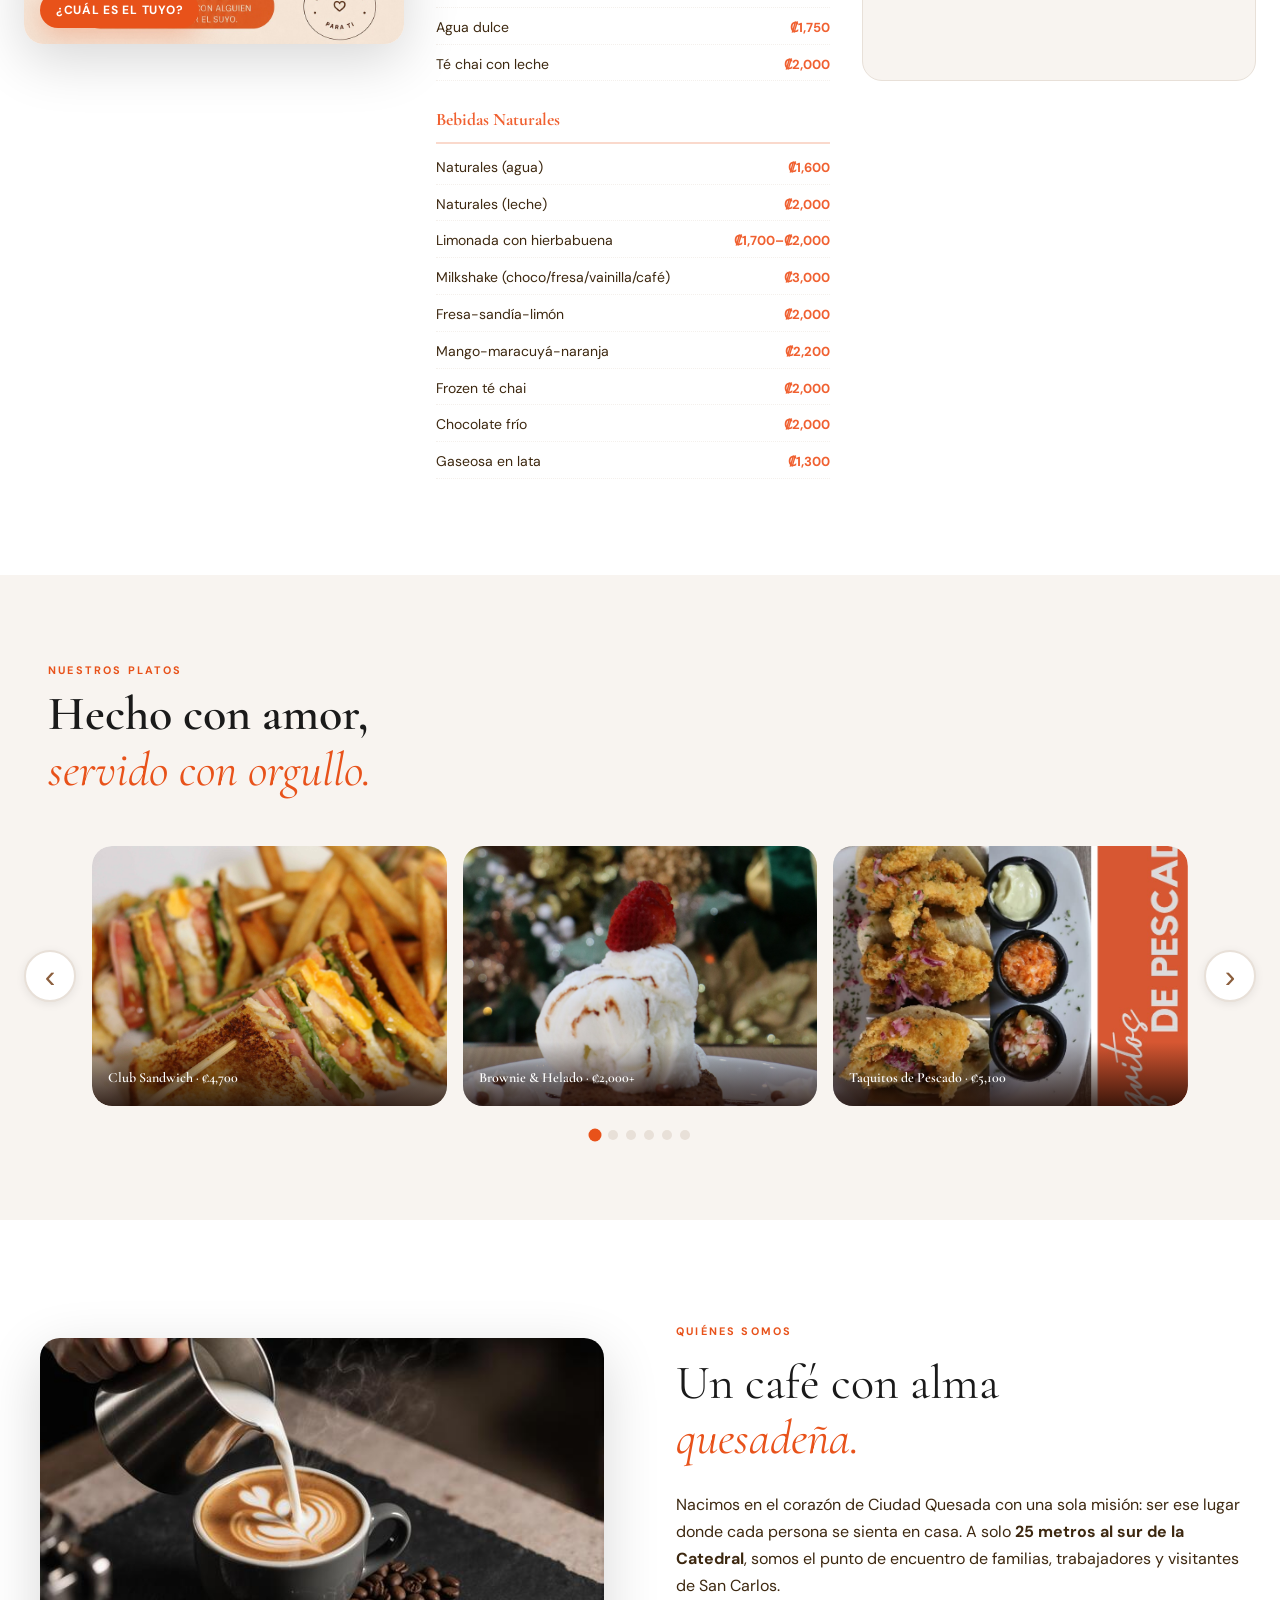
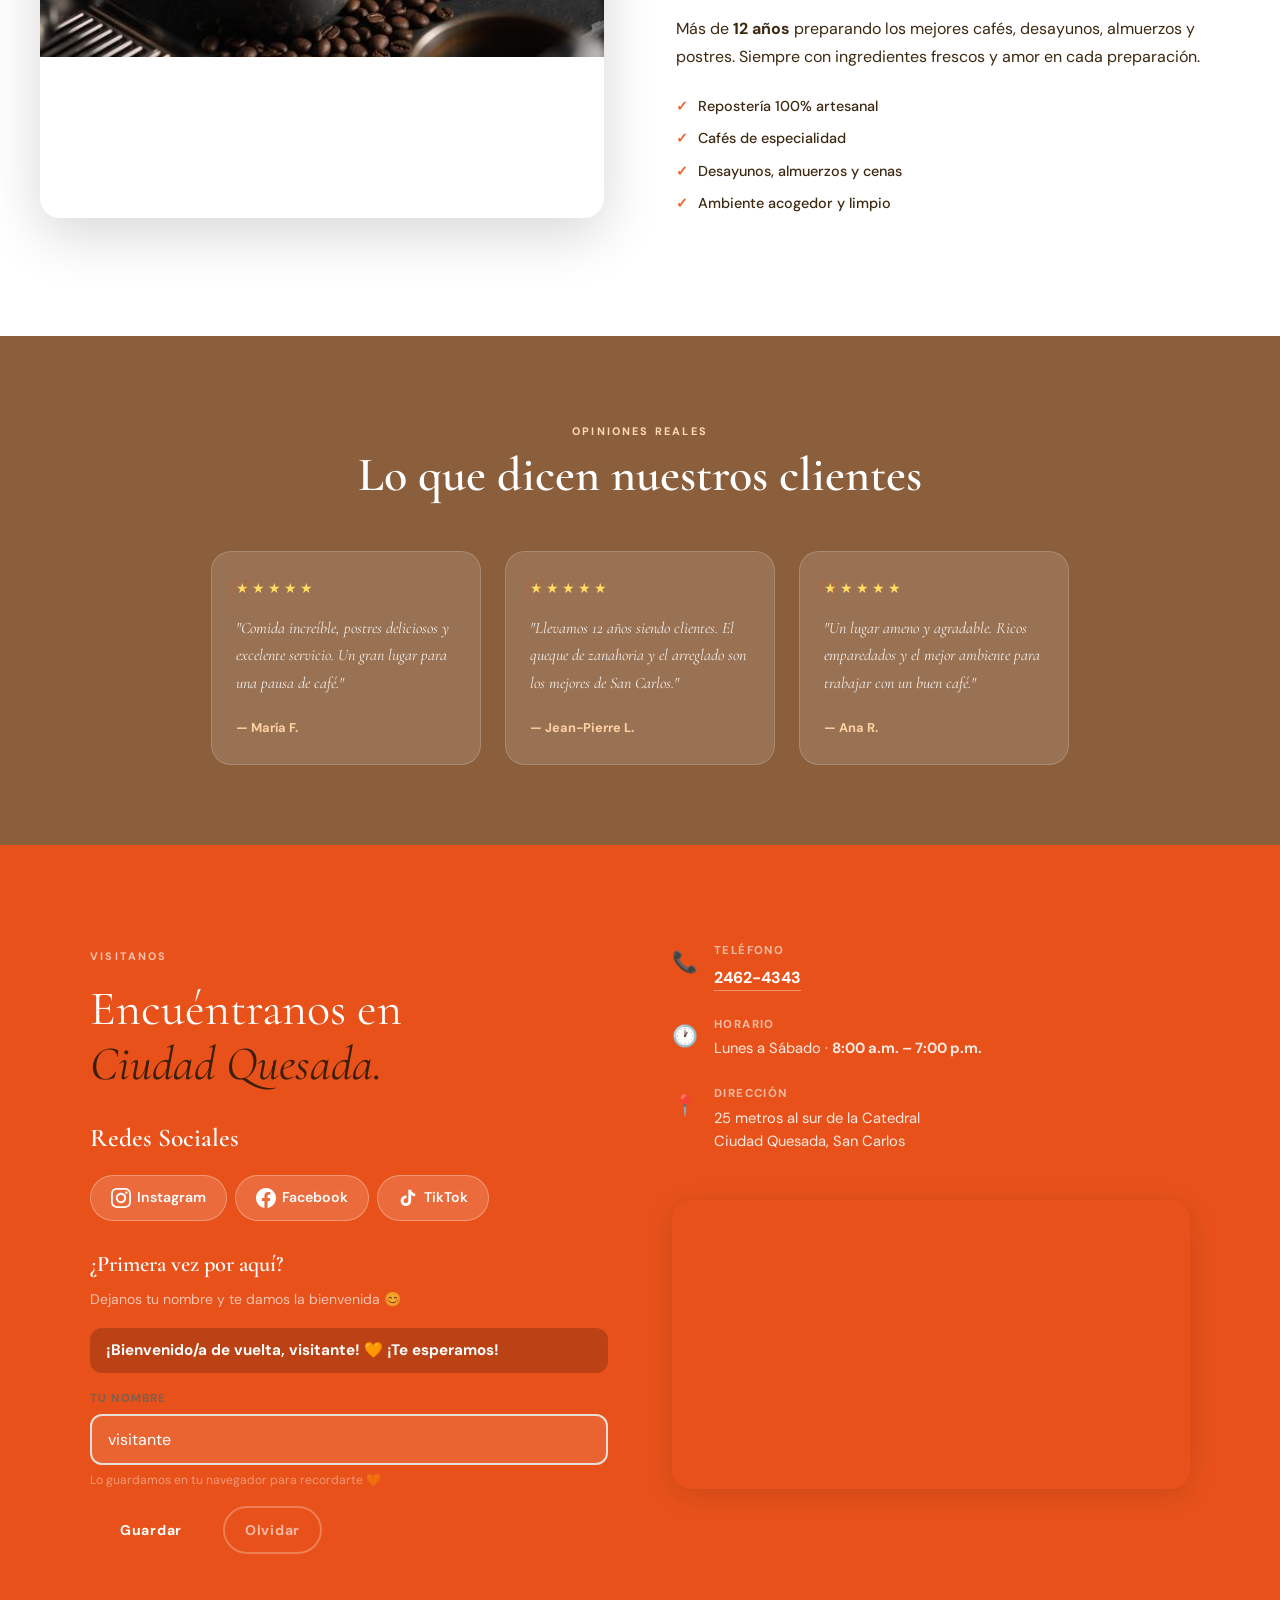
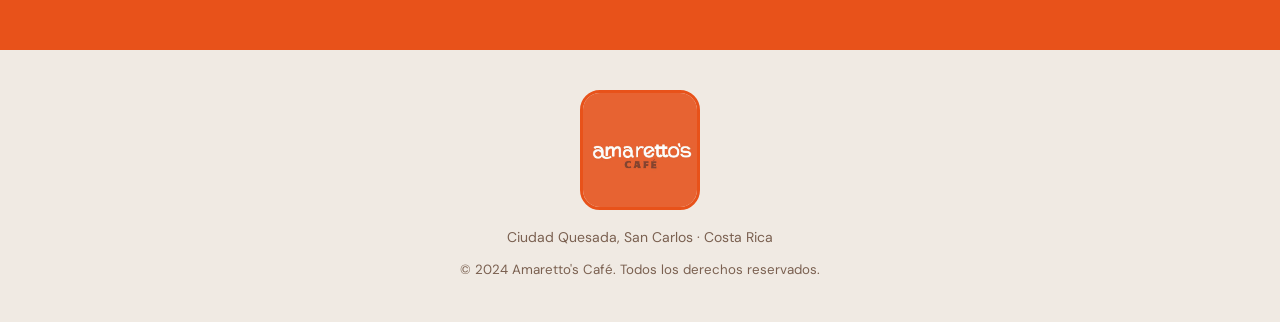
<file: AmarettosCafe/index.html>
<!DOCTYPE html>
<html lang="es">
<head>
  <meta charset="UTF-8" />
  <meta name="viewport" content="width=device-width, initial-scale=1.0" />
  <meta name="description" content="Amaretto's Café — Ciudad Quesada, San Carlos. Cafés de especialidad, repostería artesanal, desayunos, almuerzos y postres. Tel: 2462-4343." />
  <title>Amaretto's Café | Ciudad Quesada</title>
  <link rel="preconnect" href="https://fonts.googleapis.com" />
  <link rel="preconnect" href="https://fonts.gstatic.com" crossorigin />
  <link href="https://fonts.googleapis.com/css2?family=Cormorant+Garamond:ital,wght@0,400;0,600;0,700;1,400;1,600&family=DM+Sans:wght@300;400;500;600;700&display=swap" rel="stylesheet" />
  <link rel="stylesheet" href="css/style.css" />
</head>
<body>

  <!-- ========== NAVBAR ========== -->
  <header class="site-header" role="banner">
    <nav class="navbar" aria-label="Navegación principal">

      <a class="nav-logo" href="#inicio" aria-label="Amaretto's Café — ir al inicio">
        <img src="img/logo.jpg" alt="Logo Amaretto's Café" class="nav-logo-img" />
      </a>

      <ul class="nav-menu" id="navMenu">
        <li><a class="nav-link" href="#inicio">Inicio</a></li>
        <li><a class="nav-link" href="#menu">Menú</a></li>
        <li><a class="nav-link" href="#galeria">Galería</a></li>
        <li><a class="nav-link" href="#nosotros">Nosotros</a></li>
        <li><a class="nav-link" href="#contacto">Contacto</a></li>
      </ul>

      <div class="nav-actions">
        <!-- Botón accesibilidad: tamaño de texto (inclusión) -->
        <button class="a11y-font-btn" id="fontSizeBtn" aria-label="Aumentar tamaño de texto" title="Cambiar tamaño de texto">
          <span aria-hidden="true">A</span><span class="a11y-plus" aria-hidden="true">+</span>
        </button>
        <button class="theme-toggle" id="themeToggle" aria-label="Cambiar a modo oscuro" title="Cambiar tema">
          <span id="themeIcon" aria-hidden="true">🌙</span>
        </button>
        <button class="nav-toggle" id="navToggle" aria-controls="navMenu" aria-expanded="false" aria-label="Abrir menú de navegación">
          <span class="bar" aria-hidden="true"></span>
          <span class="bar" aria-hidden="true"></span>
          <span class="bar" aria-hidden="true"></span>
        </button>
      </div>

    </nav>
  </header>

  <main id="main-content">

    <!-- ========== HERO ========== -->
    <section class="hero" id="inicio" aria-labelledby="hero-heading">
      <div class="hero-bg" aria-hidden="true">
        <img src="img/hero-banner.jpg" alt="" />
        <div class="hero-overlay"></div>
      </div>
      <div class="hero-inner">
        <div class="hero-content" data-animate="fadeUp">
          <p class="hero-eyebrow">Ciudad Quesada · San Carlos · Costa Rica</p>
          <h1 id="hero-heading" class="hero-title">
            Más que café.<br />
            <em>Cada mordisco vale.</em>
          </h1>
          <p class="hero-sub">Repostería 100% artesanal, cafés de especialidad, desayunos y almuerzos. Donde el buen sabor es la costumbre.</p>
        </div>
      </div>
      <div class="hero-scroll" aria-hidden="true">
        <span></span><span></span><span></span>
      </div>
    </section>

    <!-- ========== MARQUEE ========== -->
    <div class="marquee-strip" aria-hidden="true" role="presentation">
      <div class="marquee-track">
        <span>Desayunos Amarettos</span><em>✦</em>
        <span>Cafés de Especialidad</span><em>✦</em>
        <span>Repostería 100% Artesanal</span><em>✦</em>
        <span>Almuerzos 12md–3pm</span><em>✦</em>
        <span>Crepas & Postres</span><em>✦</em>
        <span>Special Shakes</span><em>✦</em>
        <span>Chifrijo Amarettos</span><em>✦</em>
        <span>Bowl de Salmón</span><em>✦</em>
        <span>Emparedados & Pitas</span><em>✦</em>
        <span>Batidos Proteicos</span><em>✦</em>
        <span>Desayunos Amarettos</span><em>✦</em>
        <span>Cafés de Especialidad</span><em>✦</em>
        <span>Repostería 100% Artesanal</span><em>✦</em>
        <span>Almuerzos 12md–3pm</span><em>✦</em>
        <span>Crepas & Postres</span><em>✦</em>
        <span>Special Shakes</span><em>✦</em>
        <span>Chifrijo Amarettos</span><em>✦</em>
        <span>Bowl de Salmón</span><em>✦</em>
        <span>Emparedados & Pitas</span><em>✦</em>
        <span>Batidos Proteicos</span><em>✦</em>
      </div>
    </div>

    <!-- ========== STATS — FLEXBOX ========== -->
    <section class="stats-section" aria-labelledby="stats-sr">
      <h2 id="stats-sr" class="sr-only">Datos de Amaretto's Café</h2>
      <div class="stats-flex" data-animate="fadeUp" role="list">
        <div class="stat-item" role="listitem">
          <span class="stat-n" aria-label="Más de 12 años">12+</span>
          <span class="stat-l">Años de trayectoria</span>
        </div>
        <div class="stat-div" aria-hidden="true"></div>
        <div class="stat-item" role="listitem">
          <span class="stat-n" aria-label="Más de 4 mil clientes">4K+</span>
          <span class="stat-l">Clientes felices</span>
        </div>
        <div class="stat-div" aria-hidden="true"></div>
        <div class="stat-item" role="listitem">
          <span class="stat-n" aria-label="11 horas de servicio">11h</span>
          <span class="stat-l">De servicio diario</span>
        </div>
        <div class="stat-div" aria-hidden="true"></div>
        <div class="stat-item" role="listitem">
          <span class="stat-n" aria-label="Más de 60 opciones">60+</span>
          <span class="stat-l">Opciones en menú</span>
        </div>
      </div>
    </section>

    <!-- ========== MENÚ ACTUALIZADO ========== -->
    <section class="menu-section" id="menu" aria-labelledby="menu-heading">
      <div class="section-header" data-animate="fadeUp">
        <span class="section-tag">Lo que ofrecemos</span>
        <h2 id="menu-heading">Nuestro Menú</h2>
        <p>Precios en colones costarricenses (₡). Menú sujeto a cambios según disponibilidad.</p>
      </div>

      <!-- Tabs de menú -->
      <div class="tab-bar" role="tablist" aria-label="Categorías del menú" data-animate="fadeUp">
        <button class="tab-btn active" role="tab" aria-selected="true"  aria-controls="tab-bebidas"    id="btn-bebidas">☕ Bebidas</button>
        <button class="tab-btn"        role="tab" aria-selected="false" aria-controls="tab-desayuno"   id="btn-desayuno">🍳 Desayunos</button>
        <button class="tab-btn"        role="tab" aria-selected="false" aria-controls="tab-emparedados" id="btn-emparedados">🥪 Emparedados</button>
        <button class="tab-btn"        role="tab" aria-selected="false" aria-controls="tab-almuerzo"   id="btn-almuerzo">🍽 Almuerzos</button>
        <button class="tab-btn"        role="tab" aria-selected="false" aria-controls="tab-postres"    id="btn-postres">🍰 Postres</button>
        <button class="tab-btn"        role="tab" aria-selected="false" aria-controls="tab-antojitos"  id="btn-antojitos">🫔 Antojitos</button>
      </div>

      <!-- BEBIDAS -->
      <div class="tab-panel active" id="tab-bebidas" role="tabpanel" aria-labelledby="btn-bebidas">
        <div class="panel-layout">
          <div class="panel-img" data-animate="slideLeft">
            <img src="img/cafes-frios.jpg" alt="Variedad de cafés fríos de Amaretto's Café: Latte, Café Helado y Caramelo" />
            <div class="panel-img-badge">¿Cuál es el tuyo?</div>
          </div>
          <div class="panel-content" data-animate="fadeUp">
            <div class="menu-grid-items">
              <div class="mcat">
                <h3>Bebidas Calientes</h3>
                <ul>
                  <li><span>Espresso simple</span><span>₡1,200</span></li>
                  <li><span>Espresso doble</span><span>₡1,600</span></li>
                  <li><span>Bombón (leche condensada)</span><span>₡1,600</span></li>
                  <li><span>Macchiato</span><span>₡1,350</span></li>
                  <li><span>Cappuccino</span><span>₡2,000</span></li>
                  <li><span>Mocachino</span><span>₡2,000</span></li>
                  <li><span>Latte</span><span>₡2,000</span></li>
                  <li><span>Café Amarettos (licor/leche condensada)</span><span>₡2,500</span></li>
                  <li><span>Baileys Latte</span><span>₡2,500</span></li>
                  <li><span>Irlandes Latte (Jack Daniels)</span><span>₡2,500</span></li>
                  <li><span>Capricho (Nutella/café)</span><span>₡1,800</span></li>
                  <li><span>Chocolate caliente</span><span>₡1,400</span></li>
                  <li><span>Agua dulce</span><span>₡1,750</span></li>
                  <li><span>Té chai con leche</span><span>₡2,000</span></li>
                </ul>
              </div>
              <div class="mcat mcat-highlight">
                <h3>Bebidas Frías</h3>
                <ul>
                  <li><span>Moka frappe</span><span>₡2,550</span></li>
                  <li><span>Torta chilena frappe</span><span>₡2,950</span></li>
                  <li><span>Oreo frappe</span><span>₡2,950</span></li>
                  <li><span>Caramelo frappe</span><span>₡2,950</span></li>
                  <li><span>Chai frappe</span><span>₡2,950</span></li>
                  <li><span>Frapuccino</span><span>₡2,550</span></li>
                  <li><span>Iced coffee</span><span>₡2,000</span></li>
                  <li><span>Iced latte</span><span>₡2,000</span></li>
                  <li><span>Affogato</span><span>₡2,000</span></li>
                </ul>
              </div>
              <div class="mcat">
                <h3>Bebidas Naturales</h3>
                <ul>
                  <li><span>Naturales (agua)</span><span>₡1,600</span></li>
                  <li><span>Naturales (leche)</span><span>₡2,000</span></li>
                  <li><span>Limonada con hierbabuena</span><span>₡1,700–₡2,000</span></li>
                  <li><span>Milkshake (choco/fresa/vainilla/café)</span><span>₡3,000</span></li>
                  <li><span>Fresa-sandía-limón</span><span>₡2,000</span></li>
                  <li><span>Mango-maracuyá-naranja</span><span>₡2,200</span></li>
                  <li><span>Frozen té chai</span><span>₡2,000</span></li>
                  <li><span>Chocolate frío</span><span>₡2,000</span></li>
                  <li><span>Gaseosa en lata</span><span>₡1,300</span></li>
                </ul>
              </div>
            </div>
          </div>
        </div>
      </div>

      <!-- DESAYUNOS -->
      <div class="tab-panel" id="tab-desayuno" role="tabpanel" aria-labelledby="btn-desayuno" hidden>
        <div class="panel-layout">
          <div class="panel-img" data-animate="slideLeft">
            <img src="img/desayuno-gallo.jpg" alt="Desayuno típico tico con gallo pinto, huevo, plátano y queso Turrialba de Amaretto's Café" />
            <div class="panel-img-badge">¡Empieza el día excelente!</div>
          </div>
          <div class="panel-content" data-animate="fadeUp">
            <div class="menu-grid-items">
              <div class="mcat mcat-highlight">
                <h3>Nuestros Típicos</h3>
                <ul>
                  <li><span>Picadillo de arracache</span><span>₡1,800</span></li>
                  <li><span>Tortilla de queso con natilla</span><span>₡2,300</span></li>
                  <li><span>Tortilla de queso acomp. queso fresco</span><span>₡2,300</span></li>
                  <li><span>Queso a la plancha</span><span>₡1,750</span></li>
                  <li><span>Prensada de queso</span><span>₡2,000</span></li>
                  <li><span>Empanada tica (pollo/carne mechada)</span><span>₡2,500</span></li>
                  <li><span>Tamal</span><span>₡1,750</span></li>
                </ul>
              </div>
              <div class="mcat">
                <h3>Para acompañar tu café</h3>
                <ul>
                  <li><span>Mini croissant de pollo</span><span>₡1,900</span></li>
                  <li><span>Mini croissant de carne mechada</span><span>₡2,000</span></li>
                  <li><span>Mini croissant jamón y queso amarillo</span><span>₡1,800</span></li>
                  <li><span>Mini croissant relleno con Nutella</span><span>₡1,600</span></li>
                  <li><span>Tostadas con queso fresco</span><span>₡2,000</span></li>
                  <li><span>Tostadas con queso mozzarella</span><span>₡2,800</span></li>
                  <li><span>Tostadas capresse</span><span>₡3,300</span></li>
                </ul>
              </div>
            </div>
          </div>
        </div>
      </div>

      <!-- EMPAREDADOS -->
      <div class="tab-panel" id="tab-emparedados" role="tabpanel" aria-labelledby="btn-emparedados" hidden>
        <div class="panel-layout">
          <div class="panel-img" data-animate="slideLeft">
            <img src="img/club-sandwich.jpg" alt="Club Sandwich Amarettos con jamón, lechuga, tomate, huevo y papas artesanales" />
            <div class="panel-img-badge">Pan blanco o integral</div>
          </div>
          <div class="panel-content" data-animate="fadeUp">
            <div class="menu-grid-items">
              <div class="mcat">
                <h3>Emparedados</h3>
                <ul>
                  <li><span>Especial Amarettos con papas bravas</span><span>₡4,650</span></li>
                  <li><span>Jamón de pavo</span><span>₡3,000</span></li>
                  <li><span>Filete de pollo con papas bravas</span><span>₡3,900</span></li>
                  <li><span>Filete de pollo con carne mechada</span><span>₡3,300</span></li>
                  <li><span>Lápiz tradicional de jamón y queso</span><span>₡3,250</span></li>
                  <li><span>Lápiz de atún</span><span>₡2,700</span></li>
                  <li><span>Filete pollo, tres quesos y pesto</span><span>₡4,450</span></li>
                  <li><span>Club Sandwich con papas bravas</span><span>₡4,700</span></li>
                  <li><span>Lápiz de pollo tocineta</span><span>₡3,500</span></li>
                  <li><span>Panino de pollo al pesto</span><span>₡3,200</span></li>
                  <li><span>Panino tipo caprese</span><span>₡3,450</span></li>
                  <li><span>Panino</span><span>₡3,650</span></li>
                </ul>
              </div>
              <div class="mcat mcat-highlight">
                <h3>Pitas</h3>
                <ul>
                  <li><span>Pita Amarettos con papas bravas</span><span>₡4,200</span></li>
                  <li><span>Pita de pollo light</span><span>₡3,900</span></li>
                  <li><span>Pita de jamón de pavo light</span><span>₡3,700</span></li>
                  <li><span>Pita de jamón de pavo y aguacate</span><span>₡3,750</span></li>
                  <li><span>Pita caprese</span><span>₡3,850</span></li>
                  <li><span>Pita de camarones con chipotle</span><span>₡5,300</span></li>
                </ul>
                <h3 style="margin-top:1rem">Menú Infantil</h3>
                <ul>
                  <li><span>Fajitas de pollo con papas fritas</span><span>₡3,900</span></li>
                  <li><span>Mini pizza de jamón y queso</span><span>₡3,600</span></li>
                  <li><span>Queso hamburguesa con papitas</span><span>₡3,600</span></li>
                  <li><span>Copita de helados</span><span>₡1,800</span></li>
                </ul>
              </div>
            </div>
          </div>
        </div>
      </div>

      <!-- ALMUERZOS -->
      <div class="tab-panel" id="tab-almuerzo" role="tabpanel" aria-labelledby="btn-almuerzo" hidden>
        <div class="panel-layout">
          <div class="panel-img" data-animate="slideLeft">
            <img src="img/arroz-pollo.jpg" alt="Arroz con pollo colorido con vegetales frescos de Amaretto's Café" />
            <div class="panel-img-badge">Almuerzos · 12md – 3pm</div>
          </div>
          <div class="panel-content" data-animate="fadeUp">
            <div class="menu-grid-items">
              <div class="mcat mcat-highlight">
                <h3>Casados · ₡4,000</h3>
                <p class="cat-desc">Arroz · Frijoles · Picadillo · Ensalada verde · Plátano maduro · Incluye bebida</p>
                <ul>
                  <li><span>Lomo de res</span></li>
                  <li><span>Filete de pollo</span></li>
                  <li><span>Chuleta</span></li>
                  <li><span>Casado Amarettos de lomo salteado (aguacate y huevo)</span><span>₡5,200</span></li>
                  <li><span>Casado con salmón al grill</span><span>₡6,100</span></li>
                  <li><span>Casado con camarones al grill</span><span>₡6,100</span></li>
                  <li><span>Fajitas mixtas</span><span>₡5,300</span></li>
                  <li><span>Plato del día (hasta agotar)</span><span>₡3,950</span></li>
                </ul>
              </div>
              <div class="mcat">
                <h3>Platos Fuertes</h3>
                <p class="cat-desc" style="color:var(--color-text-muted)">Incluye 2 guarniciones a elegir</p>
                <ul>
                  <li><span>Lomito en salsa de la casa</span><span>₡6,650</span></li>
                  <li><span>Puntas de lomito jalapeña</span><span>₡6,600</span></li>
                  <li><span>Lomo a la plancha 200g</span><span>₡6,000</span></li>
                  <li><span>Lomo teriyaki</span><span>₡7,000</span></li>
                  <li><span>Salmón al grill</span><span>₡7,000</span></li>
                  <li><span>Filete de pescado bechamel</span><span>₡5,900</span></li>
                  <li><span>Filete de tilapia a la plancha</span><span>₡4,300</span></li>
                  <li><span>Pollo teriyaki</span><span>₡5,500</span></li>
                  <li><span>Lasaña de pollo</span><span>₡5,500</span></li>
                </ul>
              </div>
              <div class="mcat">
                <h3>Ensaladas</h3>
                <ul>
                  <li><span>Ensalada Amarettos (pollo/tocineta)</span><span>₡5,500</span></li>
                  <li><span>Ensalada de atún</span><span>₡4,250</span></li>
                  <li><span>Ensalada vegetariana</span><span>₡—</span></li>
                  <li><span>Bowl de salmón</span><span>₡6,300</span></li>
                  <li><span>Bowl Filet Atún</span><span>₡6,100</span></li>
                  <li><span>Bowl de camarones</span><span>₡6,200</span></li>
                </ul>
                <h3 style="margin-top:1rem">Arroces</h3>
                <ul>
                  <li><span>Arroz con camarones</span><span>₡8,200</span></li>
                  <li><span>Arroz con pollo</span><span>₡4,100</span></li>
                  <li><span>Arroz de la casa</span><span>₡4,100</span></li>
                </ul>
              </div>
            </div>
          </div>
        </div>
      </div>

      <!-- POSTRES -->
      <div class="tab-panel" id="tab-postres" role="tabpanel" aria-labelledby="btn-postres" hidden>
        <div class="panel-layout">
          <div class="panel-img" data-animate="slideLeft">
            <img src="img/brownie-helado.jpg" alt="Brownie caliente con helado de vainilla y fresa de Amaretto's Café" />
            <div class="panel-img-badge">Repostería 100% artesanal</div>
          </div>
          <div class="panel-content" data-animate="fadeUp">
            <div class="menu-grid-items">
              <div class="mcat mcat-highlight">
                <h3>Nuestros Queques</h3>
                <ul>
                  <li><span>Queque zanahoria</span><span>₡2,500</span></li>
                  <li><span>Queque tipo cajeta de higos</span><span>₡2,500</span></li>
                  <li><span>Queque de limón y arándanos</span><span>₡2,600</span></li>
                  <li><span>Queque red velvet</span><span>₡2,500</span></li>
                  <li><span>Queque de chocolate</span><span>₡2,000</span></li>
                  <li><span>Queque seco de naranja</span><span>₡1,700</span></li>
                  <li><span>+ Helado adicional</span><span>₡2,300</span></li>
                </ul>
              </div>
              <div class="mcat">
                <h3>Postres</h3>
                <ul>
                  <li><span>Tiramisú</span><span>₡2,600</span></li>
                  <li><span>Tres leches</span><span>₡2,400</span></li>
                  <li><span>Flan de coco</span><span>₡2,400</span></li>
                  <li><span>Cheesecake fresa/maracuyá</span><span>₡2,800</span></li>
                  <li><span>Pay de limón</span><span>₡2,400</span></li>
                </ul>
                <h3 style="margin-top:1rem">Crepas</h3>
                <ul>
                  <li><span>Nutella, fresas, helado, crema batida</span><span>₡3,300</span></li>
                  <li><span>Nutella, banano, fresas, helado</span><span>₡3,350</span></li>
                  <li><span>Nutella, melocotón, helado</span><span>₡3,400</span></li>
                </ul>
              </div>
            </div>
          </div>
        </div>
      </div>

      <!-- ANTOJITOS -->
      <div class="tab-panel" id="tab-antojitos" role="tabpanel" aria-labelledby="btn-antojitos" hidden>
        <div class="panel-layout">
          <div class="panel-img" data-animate="slideLeft">
            <img src="img/hamburguesa.jpg" alt="Hamburguesa artesanal de carne de Amaretto's Café con papas fritas" />
            <div class="panel-img-badge">Cada mordisco vale.</div>
          </div>
          <div class="panel-content" data-animate="fadeUp">
            <div class="menu-grid-items">
              <div class="mcat mcat-highlight">
                <h3>Antojitos</h3>
                <ul>
                  <li><span>Hamburguesa artesanal de carne</span><span>₡5,200</span></li>
                  <li><span>Hamburguesa artesanal de pollo</span><span>₡4,800</span></li>
                  <li><span>Nachos</span><span>₡4,200</span></li>
                  <li><span>Dedos de pollo con chipotle</span><span>₡4,500</span></li>
                  <li><span>Dedos de pescado con salsa tártara</span><span>₡4,600</span></li>
                  <li><span>Quesadilla</span><span>₡3,500</span></li>
                  <li><span>Chifrijo Amarettos</span><span>₡—</span></li>
                </ul>
              </div>
              <div class="mcat">
                <h3>Para Compartir</h3>
                <ul>
                  <li><span>Mozzarella sticks con salsa pizza</span><span>₡3,850</span></li>
                  <li><span>Wrap de pollo empanizado con papas</span><span>₡4,900</span></li>
                  <li><span>Crunchy wrap carne mechada con papas</span><span>₡5,000</span></li>
                  <li><span>Tacos de camarón (3 tacos)</span><span>₡5,650</span></li>
                  <li><span>Tacos de tilapia empanizada</span><span>₡5,100</span></li>
                  <li><span>Papas bravas (chipotle/albahaca)</span><span>₡3,200</span></li>
                  <li><span>Patacones a la tica</span><span>₡4,250</span></li>
                </ul>
              </div>
            </div>
          </div>
        </div>
      </div>

    </section>

    <!-- ========== CARRUSEL DE GALERÍA ========== -->
    <section class="gallery-section" id="galeria" aria-labelledby="gallery-heading">
      <div class="section-header" data-animate="fadeUp">
        <span class="section-tag">Nuestros platos</span>
        <h2 id="gallery-heading">Hecho con amor,<br /><em>servido con orgullo.</em></h2>
      </div>

      <div class="carousel-wrapper" data-animate="fadeUp">
        <button class="carousel-btn carousel-prev" aria-label="Foto anterior" id="carouselPrev">&#8249;</button>

        <div class="carousel-track-outer" aria-live="polite">
          <div class="carousel-track" id="carouselTrack" role="list">

            <figure class="carousel-slide" role="listitem">
              <img src="img/club-sandwich.jpg" alt="Club Sandwich Amarettos con jamón, lechuga, tomate, huevo y papas artesanales" />
              <figcaption>Club Sandwich · ₡4,700</figcaption>
            </figure>

            <figure class="carousel-slide" role="listitem">
              <img src="img/brownie-helado.jpg" alt="Brownie caliente con helado de vainilla y fresa de Amaretto's Café" />
              <figcaption>Brownie & Helado · ₡2,000+</figcaption>
            </figure>

            <figure class="carousel-slide" role="listitem">
              <img src="img/taquitos-pescado.jpg" alt="Taquitos de pescado crocantes con salsas de Amaretto's Café" />
              <figcaption>Taquitos de Pescado · ₡5,100</figcaption>
            </figure>

            <figure class="carousel-slide" role="listitem">
              <img src="img/deditos-pollo.jpg" alt="Deditos de pollo crocantes con papas fritas y salsa de Amaretto's Café" />
              <figcaption>Deditos de Pollo · ₡4,500</figcaption>
            </figure>

            <figure class="carousel-slide" role="listitem">
              <img src="img/empanadas.jpg" alt="Empanadas crujientes artesanales de Amaretto's Café" />
              <figcaption>Empanadas Artesanales</figcaption>
            </figure>

            <figure class="carousel-slide" role="listitem">
              <img src="img/desayuno-gallo.jpg" alt="Desayuno típico tico con gallo pinto, huevo, plátano y queso Turrialba" />
              <figcaption>Desayuno Tico · desde ₡1,800</figcaption>
            </figure>

            <figure class="carousel-slide" role="listitem">
              <img src="img/hamburguesa.jpg" alt="Hamburguesa artesanal de carne con papas fritas de Amaretto's Café" />
              <figcaption>Hamburguesa · ₡5,200</figcaption>
            </figure>

            <figure class="carousel-slide" role="listitem">
              <img src="img/arroz-pollo.jpg" alt="Arroz con pollo colorido y lleno de sabor de Amaretto's Café" />
              <figcaption>Arroz con Pollo · ₡4,100</figcaption>
            </figure>

          </div>
        </div>

        <button class="carousel-btn carousel-next" aria-label="Foto siguiente" id="carouselNext">&#8250;</button>
      </div>

      <!-- Dots del carrusel -->
      <div class="carousel-dots" id="carouselDots" aria-label="Indicadores de posición del carrusel" role="tablist"></div>
    </section>

    <!-- ========== NOSOTROS ========== -->
    <section class="about-section" id="nosotros" aria-labelledby="about-heading">
      <div class="about-inner">

        <div class="about-imgs" data-animate="slideLeft">
          <div class="about-img-big">
            <img src="img/barista-latte.jpg" alt="Barista vertiendo leche vaporizada en un cappuccino con arte latte en Amaretto's Café" />
          </div>
        </div>

        <div class="about-text" data-animate="slideRight">
          <span class="section-tag">Quiénes somos</span>
          <h2 id="about-heading">Un café con alma<br /><em>quesadeña.</em></h2>
          <p>Nacimos en el corazón de Ciudad Quesada con una sola misión: ser ese lugar donde cada persona se sienta en casa. A solo <strong>25 metros al sur de la Catedral</strong>, somos el punto de encuentro de familias, trabajadores y visitantes de San Carlos.</p>
          <p>Más de <strong>12 años</strong> preparando los mejores cafés, desayunos, almuerzos y postres. Siempre con ingredientes frescos y amor en cada preparación.</p>

          <div class="about-features">
            <div class="af"><span aria-hidden="true">✓</span> Repostería 100% artesanal</div>
            <div class="af"><span aria-hidden="true">✓</span> Cafés de especialidad</div>
            <div class="af"><span aria-hidden="true">✓</span> Desayunos, almuerzos y cenas</div>
            <div class="af"><span aria-hidden="true">✓</span> Ambiente acogedor y limpio</div>
          </div>
        </div>

      </div>
    </section>

    <!-- ========== TESTIMONIOS ========== -->
    <section class="testi-section" aria-labelledby="testi-heading">
      <div class="section-header centered" data-animate="fadeUp">
        <span class="section-tag">Opiniones reales</span>
        <h2 id="testi-heading">Lo que dicen nuestros clientes</h2>
      </div>
      <div class="testi-flex" role="list" aria-label="Testimonios de clientes">
        <article class="tcard" role="listitem" data-animate="fadeUp" style="--delay:0s">
          <div class="tcard-stars" aria-label="5 estrellas de 5">★★★★★</div>
          <blockquote><p>"Comida increíble, postres deliciosos y excelente servicio. Un gran lugar para una pausa de café."</p></blockquote>
          <cite>— María F.</cite>
        </article>
        <article class="tcard" role="listitem" data-animate="fadeUp" style="--delay:.12s">
          <div class="tcard-stars" aria-label="5 estrellas de 5">★★★★★</div>
          <blockquote><p>"Llevamos 12 años siendo clientes. El queque de zanahoria y el arreglado son los mejores de San Carlos."</p></blockquote>
          <cite>— Jean-Pierre L.</cite>
        </article>
        <article class="tcard" role="listitem" data-animate="fadeUp" style="--delay:.24s">
          <div class="tcard-stars" aria-label="5 estrellas de 5">★★★★★</div>
          <blockquote><p>"Un lugar ameno y agradable. Ricos emparedados y el mejor ambiente para trabajar con un buen café."</p></blockquote>
          <cite>— Ana R.</cite>
        </article>
      </div>
    </section>

    <!-- ========== CONTACTO ========== -->
    <section class="contact-section" id="contacto" aria-labelledby="contact-heading">
      <div class="contact-inner">

        <!-- Columna IZQUIERDA: redes sociales + Web Storage -->
        <div class="contact-info-col" data-animate="slideLeft">
          <span class="section-tag light">Visitanos</span>
          <h2 id="contact-heading">Encuéntranos en<br /><em>Ciudad Quesada.</em></h2>

          <!-- Redes Sociales -->
          <div class="social-section" aria-labelledby="social-heading">
            <h3 id="social-heading" class="social-title">Redes Sociales</h3>
            <div class="social-links" aria-label="Redes sociales de Amaretto's Café">
              <a href="https://www.instagram.com/amarettos_cq/" target="_blank" rel="noopener noreferrer" class="social-btn" aria-label="Instagram de Amaretto's Café, se abre en nueva pestaña">
                <svg width="20" height="20" viewBox="0 0 24 24" fill="currentColor" aria-hidden="true"><path d="M12 2.163c3.204 0 3.584.012 4.85.07 3.252.148 4.771 1.691 4.919 4.919.058 1.265.069 1.645.069 4.849 0 3.205-.012 3.584-.069 4.849-.149 3.225-1.664 4.771-4.919 4.919-1.266.058-1.644.07-4.85.07-3.204 0-3.584-.012-4.849-.07-3.26-.149-4.771-1.699-4.919-4.92-.058-1.265-.07-1.644-.07-4.849 0-3.204.013-3.583.07-4.849.149-3.227 1.664-4.771 4.919-4.919 1.266-.057 1.645-.069 4.849-.069zm0-2.163c-3.259 0-3.667.014-4.947.072-4.358.2-6.78 2.618-6.98 6.98-.059 1.281-.073 1.689-.073 4.948 0 3.259.014 3.668.072 4.948.2 4.358 2.618 6.78 6.98 6.98 1.281.058 1.689.072 4.948.072 3.259 0 3.668-.014 4.948-.072 4.354-.2 6.782-2.618 6.979-6.98.059-1.28.073-1.689.073-4.948 0-3.259-.014-3.667-.072-4.947-.196-4.354-2.617-6.78-6.979-6.98-1.281-.059-1.69-.073-4.949-.073zm0 5.838c-3.403 0-6.162 2.759-6.162 6.162s2.759 6.163 6.162 6.163 6.162-2.759 6.162-6.163c0-3.403-2.759-6.162-6.162-6.162zm0 10.162c-2.209 0-4-1.79-4-4 0-2.209 1.791-4 4-4s4 1.791 4 4c0 2.21-1.791 4-4 4zm6.406-11.845c-.796 0-1.441.645-1.441 1.44s.645 1.44 1.441 1.44c.795 0 1.439-.645 1.439-1.44s-.644-1.44-1.439-1.44z"/></svg>
                Instagram
              </a>
              <a href="https://www.facebook.com/amarettoscafe" target="_blank" rel="noopener noreferrer" class="social-btn" aria-label="Facebook de Amaretto's Café, se abre en nueva pestaña">
                <svg width="20" height="20" viewBox="0 0 24 24" fill="currentColor" aria-hidden="true"><path d="M24 12.073c0-6.627-5.373-12-12-12s-12 5.373-12 12c0 5.99 4.388 10.954 10.125 11.854v-8.385H7.078v-3.47h3.047V9.43c0-3.007 1.792-4.669 4.533-4.669 1.312 0 2.686.235 2.686.235v2.953H15.83c-1.491 0-1.956.925-1.956 1.874v2.25h3.328l-.532 3.47h-2.796v8.385C19.612 23.027 24 18.062 24 12.073z"/></svg>
                Facebook
              </a>
              <a href="https://www.tiktok.com/@amarettos_cq" target="_blank" rel="noopener noreferrer" class="social-btn" aria-label="TikTok de Amaretto's Café, se abre en nueva pestaña">
                <svg width="20" height="20" viewBox="0 0 24 24" fill="currentColor" aria-hidden="true"><path d="M19.59 6.69a4.83 4.83 0 01-3.77-4.25V2h-3.45v13.67a2.89 2.89 0 01-2.88 2.5 2.89 2.89 0 01-2.89-2.89 2.89 2.89 0 012.89-2.89c.28 0 .54.04.79.1V9.01a6.33 6.33 0 00-.79-.05 6.34 6.34 0 00-6.34 6.34 6.34 6.34 0 006.34 6.34 6.34 6.34 0 006.33-6.34V8.5a8.18 8.18 0 004.79 1.52V6.57a4.85 4.85 0 01-1.02.12z"/></svg>
                TikTok
              </a>
            </div>
          </div>

          <!-- Web Storage: nombre visitante (requisito obligatorio del lab) -->
          <div class="contact-name-box">
            <h3>¿Primera vez por aquí?</h3>
            <p class="form-sub">Dejanos tu nombre y te damos la bienvenida 😊</p>
            <p id="welcome-msg" class="welcome-msg" aria-live="polite" aria-atomic="true"></p>
            <div class="form-field">
              <label for="visitorName">Tu nombre</label>
              <input type="text" id="visitorName" name="visitorName" placeholder="Escribe tu nombre..." autocomplete="given-name" aria-describedby="name-hint" />
              <small id="name-hint" class="field-hint">Lo guardamos en tu navegador para recordarte 🧡</small>
            </div>
            <div class="form-btns">
              <button class="btn btn-orange" id="saveNameBtn" type="button" aria-label="Guardar nombre para visitas futuras">Guardar</button>
              <button class="btn btn-ghost-white" id="clearNameBtn" type="button" aria-label="Eliminar nombre guardado">Olvidar</button>
            </div>
          </div>
        </div>

        <!-- Columna DERECHA: dirección + mapa -->
        <div class="contact-map-col" data-animate="slideRight">

          <div class="cinfo-list">
            <div class="cinfo-row">
              <span class="cinfo-icon" aria-hidden="true">📞</span>
              <div>
                <h3>Teléfono</h3>
                <a href="tel:+50624624343" class="social-link" aria-label="Llamar a Amaretto's Café">2462-4343</a>
              </div>
            </div>
            <div class="cinfo-row">
              <span class="cinfo-icon" aria-hidden="true">🕐</span>
              <div>
                <h3>Horario</h3>
                <p>Lunes a Sábado · <strong>8:00 a.m. – 7:00 p.m.</strong></p>
              </div>
            </div>
            <div class="cinfo-row">
              <span class="cinfo-icon" aria-hidden="true">📍</span>
              <div>
                <h3>Dirección</h3>
                <p>25 metros al sur de la Catedral<br />Ciudad Quesada, San Carlos</p>
              </div>
            </div>
          </div>

          <!-- Google Maps -->
          <div class="maps-embed">
            <iframe
              src="https://www.google.com/maps/embed?pb=!1m18!1m12!1m3!1d3919.5!2d-84.42!3d10.33!2m3!1f0!2f0!3f0!3m2!1i1024!2i768!4f13.1!3m3!1m2!1s0x0%3A0x0!2zQW1hcmV0dG8ncyBDYWbDqQ!5e0!3m2!1ses!2scr!4v1700000000000!5m2!1ses!2scr"
              width="100%"
              height="280"
              style="border:0; border-radius: var(--radius-lg);"
              allowfullscreen=""
              loading="lazy"
              referrerpolicy="no-referrer-when-downgrade"
              title="Ubicación de Amaretto's Café en Google Maps"
              aria-label="Mapa de Google Maps mostrando la ubicación de Amaretto's Café en Ciudad Quesada"
            ></iframe>
          </div>

        </div>

      </div>
    </section>

  </main>

  <!-- ========== FOOTER ========== -->
  <footer class="site-footer" role="contentinfo">
    <div class="footer-inner">
      <img src="img/logo.jpg" alt="Logo de Amaretto's Café" class="footer-logo" />
      <p class="footer-loc">Ciudad Quesada, San Carlos · Costa Rica</p>
      <p class="footer-copy"><small>© 2024 Amaretto's Café. Todos los derechos reservados.</small></p>
    </div>
  </footer>

  <script src="js/main.js"></script>
</body>
</html>
</file>
<file: css/style.css>
/* =============================================
   Amaretto's Café — style.css v8
   ISW-521 Laboratorio #1
   Paleta: Naranja #E8521A · Café #8B5E3C · Blanco
   CSS3 nativo · Flexbox + Grid · Sin frameworks
   ============================================= */

:root {
  --color-primary:      #E8521A;
  --color-primary-h:    #F06030;
  --color-primary-d:    #C44010;
  --color-primary-glow: rgba(232,82,26,.22);
  --color-dark:         #3B1F0A;
  --color-accent:       #8B5E3C;
  --color-accent-d:     #6B4428;
  --color-bg:           #FFFFFF;
  --color-surface:      #F8F4F0;
  --color-surface-d:    #F0EAE3;
  --color-white:        #FFFFFF;
  --color-text:         #1A1A1A;
  --color-text-sub:     #3D2810;
  --color-text-muted:   #7A6050;
  --color-border:       #E8E0D8;
  --color-border-l:     #F4F0EC;
  --font-display: 'Cormorant Garamond', Georgia, serif;
  --font-body:    'DM Sans', 'Helvetica Neue', sans-serif;
  --font-size-base: 1rem;
  --font-size-sm:   0.875rem;
  --space-xs:.25rem; --space-sm:.5rem; --space-md:1rem; --space-lg:1.5rem; --space-xl:3rem;
  --radius-sm:4px; --radius-md:12px; --radius-lg:20px; --radius-xl:32px; --radius-full:9999px;
  --shadow-sm:  0 2px 10px rgba(0,0,0,.08);
  --shadow-md:  0 6px 28px rgba(0,0,0,.12);
  --shadow-lg:  0 16px 56px rgba(0,0,0,.16);
  --shadow-primary: 0 8px 28px rgba(232,82,26,.30);
  --transition: 0.28s cubic-bezier(.4,0,.2,1);
  --a11y-scale: 1;
}

/* MODO OSCURO */
html.dark {
  --color-bg:        #2C1A08; --color-surface:#3A2210; --color-surface-d:#452A14;
  --color-white:     #2C1A08; --color-text:#F5EAD8; --color-text-sub:#D4A878;
  --color-text-muted:#A07850; --color-border:#5A3820; --color-border-l:#4A2E18;
  --color-dark:      #2C1A08; --color-accent:#8B5E3C; --color-accent-d:#6B4428;
  --color-primary:   #E8521A; --color-primary-h:#F06030;
}

/* ALTO CONTRASTE */
html.high-contrast {
  --color-bg:           #000000;
  --color-surface:      #111111;
  --color-surface-d:    #222222;
  --color-white:        #000000;
  --color-text:         #FFFFFF;
  --color-text-sub:     #FFFFFF;
  --color-text-muted:   #CCCCCC;
  --color-border:       #FFFFFF;
  --color-border-l:     #AAAAAA;
  --color-primary:      #FFD700;
  --color-primary-h:    #FFC000;
  --color-primary-d:    #FFB000;
  --color-accent:       #FFD700;
  --color-accent-d:     #FFC000;
  --color-dark:         #000000;
}
html.high-contrast .site-header { background: #000 !important; border-bottom: 2px solid #FFD700; }
html.high-contrast .nav-link     { color: #FFD700; }
html.high-contrast .btn-orange   { background: #FFD700; color: #000; border-color: #FFD700; }
html.high-contrast .tab-btn.active { background: #FFD700; color: #000; }
html.high-contrast .mcat ul li   { color: #FFF; border-color: #444; }
html.high-contrast .tcard        { border: 2px solid #FFD700; }

/* ESCALA FUENTE ACCESIBILIDAD */
html.font-lg   { --a11y-scale: 1.20; }
html.font-xl   { --a11y-scale: 1.40; }
html.font-xxl  { --a11y-scale: 1.65; }
body { font-size: calc(1rem * var(--a11y-scale)); }

/* RESET */
*,*::before,*::after { box-sizing: border-box; margin: 0; padding: 0; }
html { scroll-behavior: smooth; font-size: 16px; }
html, body { max-width: 100%; overflow-x: hidden; }
body {
  font-family: var(--font-body);
  background: var(--color-bg);
  color: var(--color-text);
  line-height: 1.7;
  transition: background var(--transition), color var(--transition);
}
img { max-width: 100%; height: 100%; object-fit: cover; display: block; }
ul  { list-style: none; }
a   { text-decoration: none; color: inherit; }
:focus { outline: none; }
:focus-visible { outline: 3px solid var(--color-primary); outline-offset: 3px; border-radius: var(--radius-sm); }
.sr-only { position:absolute; width:1px; height:1px; padding:0; margin:-1px; overflow:hidden; clip:rect(0,0,0,0); white-space:nowrap; border:0; }

/* SKIP LINK */
.skip-link { position:absolute; top:-100%; left:var(--space-md); background:var(--color-primary); color:#fff; padding:10px 20px; border-radius:var(--radius-md); font-weight:700; font-size:var(--font-size-sm); z-index:9999; transition:top var(--transition); }
.skip-link:focus { top:var(--space-md); }

/* ===== FLOATING ACCESSIBILITY PANEL ===== */
.a11y-panel {
  position: fixed;
  bottom: 5rem;
  right: 1.5rem;
  z-index: 1000;
  display: flex;
  flex-direction: column;
  align-items: flex-end;
  gap: var(--space-sm);
}
.a11y-toggle-btn {
  width: 48px; height: 48px;
  border-radius: 50%;
  background: var(--color-accent);
  color: #fff;
  border: none;
  cursor: pointer;
  display: flex; align-items: center; justify-content: center;
  box-shadow: var(--shadow-md);
  transition: all var(--transition);
}
.a11y-toggle-btn:hover { background: var(--color-primary); transform: scale(1.08); }

.a11y-menu {
  background: var(--color-dark);
  border: 1px solid rgba(255,255,255,.15);
  border-radius: var(--radius-lg);
  padding: var(--space-md);
  box-shadow: var(--shadow-lg);
  min-width: 200px;
  display: flex;
  flex-direction: column;
  gap: var(--space-sm);
  margin-bottom: var(--space-sm);
}
.a11y-menu[hidden] { display: none !important; }
.a11y-title { font-family: var(--font-display); font-size: 1.1rem; font-weight: 700; color: var(--color-primary-h); border-bottom: 1px solid rgba(255,255,255,.15); padding-bottom: var(--space-sm); }
.a11y-group { display: flex; flex-direction: column; gap: 6px; }
.a11y-label { font-size: .72rem; font-weight: 700; text-transform: uppercase; letter-spacing: .1em; color: rgba(255,255,255,.55); }
.a11y-font-controls { display: flex; gap: var(--space-xs); }
.a11y-lang-controls { display: flex; gap: var(--space-xs); }
.a11y-btn {
  padding: 7px 14px;
  border-radius: var(--radius-full);
  border: 2px solid rgba(255,255,255,.2);
  background: rgba(255,255,255,.08);
  color: rgba(255,255,255,.8);
  font-family: var(--font-body);
  font-size: .82rem;
  font-weight: 700;
  cursor: pointer;
  transition: all var(--transition);
  display: flex; align-items: center; gap: 4px;
}
.a11y-btn:hover { border-color: var(--color-primary-h); color: var(--color-primary-h); background: rgba(255,255,255,.12); }
.a11y-btn.active { background: var(--color-primary); color: #fff; border-color: var(--color-primary); }
.a11y-btn-wide { width: 100%; justify-content: center; }

/* BACK TO TOP */
.back-to-top {
  position: fixed;
  bottom: 1.5rem;
  right: 1.5rem;
  z-index: 1000;
  width: 48px; height: 48px;
  border-radius: 50%;
  background: var(--color-primary);
  color: #fff;
  border: none;
  cursor: pointer;
  display: flex; align-items: center; justify-content: center;
  box-shadow: var(--shadow-primary);
  transition: all var(--transition);
  opacity: 0;
  pointer-events: none;
}
.back-to-top.visible { opacity: 1; pointer-events: all; }
.back-to-top:hover { background: var(--color-primary-h); transform: translateY(-3px); }

/* BOTONES */
.btn { display:inline-flex; align-items:center; gap:var(--space-sm); padding:13px 28px; border-radius:var(--radius-full); font-family:var(--font-body); font-size:calc(var(--font-size-sm)*var(--a11y-scale)); font-weight:700; letter-spacing:.05em; cursor:pointer; border:2px solid transparent; transition:all var(--transition); }
.btn-orange { background:var(--color-primary); color:#fff; border-color:var(--color-primary); }
.btn-orange:hover { background:var(--color-primary-h); border-color:var(--color-primary-h); transform:translateY(-3px); box-shadow:var(--shadow-primary); color:#fff; }
.btn-ghost-white { background:transparent; color:rgba(255,255,255,.6); border-color:rgba(255,255,255,.25); padding:11px 20px; }
.btn-ghost-white:hover { color:#fff; border-color:rgba(255,255,255,.6); }

/* HELPERS */
.section-tag { display:inline-block; font-size:.68rem; font-weight:700; letter-spacing:.2em; text-transform:uppercase; color:var(--color-primary); margin-bottom:var(--space-sm); }
.section-tag.light { color:rgba(255,255,255,.65); }
.section-header { max-width:1280px; margin:0 auto 3rem; padding:0 var(--space-lg); }
.section-header.centered { text-align:center; }
.section-header h2 { font-family:var(--font-display); font-size:clamp(calc(2rem*var(--a11y-scale)),4vw,calc(3rem*var(--a11y-scale))); font-weight:600; color:var(--color-text); line-height:1.15; margin-bottom:.5rem; }
.section-header h2 em { color:var(--color-primary); font-style:italic; font-weight:400; }
.section-header p { color:var(--color-text-muted); font-size:var(--font-size-sm); }

/* ANIMACIONES */
[data-animate] { opacity:0; transition:opacity .65s ease,transform .65s ease; transition-delay:var(--delay,0s); }
[data-animate="fadeUp"]    { transform:translateY(36px); }
[data-animate="slideLeft"] { transform:translateX(-44px); }
[data-animate="slideRight"]{ transform:translateX(44px); }
[data-animate].visible     { opacity:1; transform:none; }

/* ===== NAVBAR — FLEXBOX ===== */
.site-header {
  position: sticky; top: 0; z-index: 200;
  background: rgba(255,255,255,.93);
  backdrop-filter: blur(14px); -webkit-backdrop-filter: blur(14px);
  border-bottom: 1px solid var(--color-border);
  transition: background var(--transition), transform var(--transition);
}
.site-header.hidden { transform: translateY(-100%); }
html.dark .site-header { background: rgba(26,16,8,.93); }

.navbar { display:flex; align-items:center; justify-content:space-between; gap:var(--space-md); max-width:1280px; margin:0 auto; padding:0 var(--space-lg); height:100px; }
.nav-logo { display:flex; align-items:center; flex-shrink:0; }
.nav-logo-img { height:90px; width:auto; border-radius:var(--radius-sm); object-fit:contain; }

.nav-menu { display:flex; align-items:center; gap:.3rem; flex:1; justify-content:center; }
.nav-link { padding:10px 18px; border-radius:var(--radius-full); font-size:calc(.95rem*var(--a11y-scale)); font-weight:600; color:var(--color-text-sub); transition:color var(--transition),background var(--transition); }
.nav-link:hover { color:var(--color-primary); background:var(--color-surface); }

.nav-actions { display:flex; align-items:center; gap:.5rem; flex-shrink:0; }
.theme-toggle { background:var(--color-surface); border:1px solid var(--color-border); border-radius:50%; width:42px; height:42px; cursor:pointer; font-size:1.1rem; display:flex; align-items:center; justify-content:center; transition:all var(--transition); }
.theme-toggle:hover { background:var(--color-primary); transform:scale(1.1) rotate(15deg); }
.nav-toggle { display:none; flex-direction:column; gap:5px; background:none; border:none; cursor:pointer; padding:var(--space-sm); }
.bar { display:block; width:24px; height:2px; background:var(--color-text); border-radius:2px; transition:all var(--transition); }

/* HERO */
.hero {
  position: relative;
  min-height: 480px;
  height: max(37.6vw, 480px);
  display: flex; align-items: center; overflow: hidden;
  background-color: var(--color-dark);
}
.hero-bg {
  position: absolute; inset: 0; z-index: 0;
  background-image: url('../img/hero-espresso.jpg');
  background-repeat: no-repeat;
  background-size: cover;
  background-position: center 55%;
  animation: heroZoom 14s ease-in-out infinite alternate;
}
@keyframes heroZoom { from { transform:scale(1); } to { transform:scale(1.04); } }
.hero-overlay { position:absolute; inset:0; background:linear-gradient(105deg,rgba(26,8,2,.88) 0%,rgba(50,20,5,.70) 60%,rgba(100,40,10,.50) 100%); }
.hero-inner { position:relative; z-index:1; width:100%; max-width:1280px; margin:0 auto; padding:var(--space-xl) var(--space-lg); }
.hero-content { max-width:600px; }
.hero-eyebrow { font-size:.72rem; font-weight:700; letter-spacing:.2em; text-transform:uppercase; color:var(--color-primary-h); margin-bottom:var(--space-lg); }
.hero-title { font-family:var(--font-display); font-size:clamp(2.8rem,7vw,5.4rem); font-weight:600; line-height:1.06; color:#fff; margin-bottom:var(--space-md); }
.hero-title em { color:var(--color-primary-h); font-style:italic; font-weight:300; }
.hero-sub { font-size:calc(1.05rem*var(--a11y-scale)); color:rgba(255,255,255,.75); max-width:480px; font-weight:300; }
.hero-scroll { position:absolute; bottom:2.5rem; left:50%; transform:translateX(-50%); z-index:1; display:flex; flex-direction:column; align-items:center; gap:4px; }
.hero-scroll span { display:block; width:5px; height:5px; border-radius:50%; background:rgba(255,255,255,.45); animation:bounce 1.7s ease-in-out infinite; }
.hero-scroll span:nth-child(2) { animation-delay:.22s; }
.hero-scroll span:nth-child(3) { animation-delay:.44s; }
@keyframes bounce { 0%,100%{opacity:.3;transform:translateY(0)}50%{opacity:1;transform:translateY(6px)} }

/* MARQUEE */
.marquee-strip { background:var(--color-primary); overflow:hidden; padding:13px 0; white-space:nowrap; }
.marquee-track { display:inline-block; animation:marquee 28s linear infinite; }
.marquee-track span { font-size:.75rem; font-weight:700; letter-spacing:.1em; text-transform:uppercase; color:#fff; margin:0 var(--space-md); }
.marquee-track em { color:rgba(255,255,255,.4); font-style:normal; font-size:.6rem; }
@keyframes marquee { from{transform:translateX(0)}to{transform:translateX(-50%)} }

/* STATS — café claro */
.stats-section { background:var(--color-accent); padding:1.5rem var(--space-lg); }
.stats-flex { display:flex; align-items:center; justify-content:center; max-width:900px; margin:0 auto; flex-wrap:wrap; }
.stat-item { flex:1; min-width:140px; display:flex; flex-direction:column; align-items:center; gap:4px; padding:.75rem; }
.stat-n { font-family:var(--font-display); font-size:calc(2.8rem*var(--a11y-scale)); font-weight:700; color:#fff; line-height:1; }
.stat-l { font-size:.72rem; font-weight:600; letter-spacing:.1em; text-transform:uppercase; color:rgba(255,255,255,.6); text-align:center; }
.stat-div { width:1px; height:48px; background:rgba(255,255,255,.25); flex-shrink:0; }

/* MENÚ */
.menu-section { padding:5rem 0 6rem; background:var(--color-bg); }
.menu-section .section-header h2 { color:var(--color-text); }
.tab-bar { display:flex; gap:.4rem; justify-content:center; flex-wrap:wrap; padding:0 var(--space-lg); margin-bottom:2.5rem; max-width:1280px; margin-left:auto; margin-right:auto; }
.tab-btn { padding:10px 20px; border-radius:var(--radius-full); border:2px solid var(--color-border); background:transparent; color:var(--color-text-muted); font-family:var(--font-body); font-size:calc(var(--font-size-sm)*var(--a11y-scale)); font-weight:600; cursor:pointer; transition:all var(--transition); }
.tab-btn:hover { border-color:var(--color-primary); color:var(--color-primary); }
.tab-btn.active { background:var(--color-primary); border-color:var(--color-primary); color:#fff; box-shadow:var(--shadow-primary); }

/* CSS GRID: panel layout */
.panel-layout { display:grid; grid-template-columns:280px 1fr; gap:0; max-width:1280px; margin:0 auto; padding:0 var(--space-lg); align-items:start; }
.panel-img {
  position:relative;
  border-radius:var(--radius-lg);
  overflow:hidden;
  box-shadow:var(--shadow-lg);
  background: var(--color-surface-d);
  display:flex;
  align-items:center;
  justify-content:center;
}
.panel-img img {
  width:100%;
  height:auto;
  max-height:560px;
  object-fit:contain;
  object-position:center center;
  transition:transform .6s ease;
  display:block;
}
.panel-img:hover img { transform:scale(1.03); }

.panel-content { padding:0 0 0 2rem; }

/* CSS GRID: items menú */
.menu-grid-items { display:grid; grid-template-columns:repeat(auto-fit, minmax(180px, 1fr)); gap:var(--space-md) 1.2rem; align-items:start; }
.mcat h3 { font-family:var(--font-display); font-size:calc(1.1rem*var(--a11y-scale)); font-weight:700; color:var(--color-primary); margin-bottom:var(--space-sm); padding-bottom:.4rem; border-bottom:2px solid var(--color-primary-glow); }
.mcat ul { display:flex; flex-direction:column; gap:4px; }
.mcat ul li { display:flex; justify-content:space-between; align-items:baseline; gap:var(--space-sm); font-size:calc(var(--font-size-sm)*var(--a11y-scale)); color:var(--color-text-sub); padding:4px 0; border-bottom:1px dotted var(--color-border-l); }
.mcat ul li span:last-child:not(:first-child) { font-weight:700; color:var(--color-primary-d); white-space:nowrap; font-size:.82rem; }
.mcat-highlight { background:var(--color-surface); border:1px solid var(--color-border); border-radius:var(--radius-lg); padding:var(--space-md); }
.mcat-highlight h3 { color:var(--color-primary); }
.mcat-highlight ul li { color:var(--color-text-sub); border-color:var(--color-border-l); }
.mcat-highlight ul li span:last-child:not(:first-child) { color:var(--color-primary-d); }
.cat-desc { font-size:.82rem; color:var(--color-text-muted); margin-bottom:.75rem; font-style:italic; }
html.dark .mcat-highlight { background:rgba(255,255,255,.08); border-color:rgba(255,255,255,.15); }
html.dark .mcat ul li { color:rgba(255,255,255,.75); border-color:rgba(255,255,255,.06); }
html.dark .mcat-highlight ul li { color:rgba(255,255,255,.8); }
html.dark .mcat-highlight ul li span:last-child:not(:first-child) { color:var(--color-primary-h); }

/* CARRUSEL */
.gallery-section { padding:5rem var(--space-lg); background:var(--color-surface); }
.gallery-section .section-header h2 { color:var(--color-text); }
.carousel-wrapper { display:flex; align-items:center; gap:var(--space-sm); max-width:1280px; margin:0 auto var(--space-lg); padding:0 var(--space-sm); overflow:hidden; }
.carousel-btn { flex-shrink:0; width:44px; height:44px; border-radius:50%; border:2px solid var(--color-border); background:var(--color-white); color:var(--color-accent); font-size:1.6rem; line-height:1; cursor:pointer; transition:all var(--transition); display:flex; align-items:center; justify-content:center; box-shadow:var(--shadow-sm); z-index:2; }
.carousel-btn:hover { background:var(--color-primary); color:#fff; border-color:var(--color-primary); transform:scale(1.08); }
.carousel-track-outer { flex:1; overflow:hidden; border-radius:var(--radius-lg); min-width:0; }
.carousel-track { display:flex; gap:var(--space-md); transition:transform .5s cubic-bezier(.4,0,.2,1); will-change:transform; }
.carousel-slide { flex:0 0 calc((100% - 2*var(--space-md))/3); border-radius:var(--radius-lg); overflow:hidden; position:relative; min-width:0; }
.carousel-slide img { width:100%; height:260px; object-fit:cover; object-position:center 40%; transition:transform .4s ease; display:block; }
.carousel-slide:hover img { transform:scale(1.05); }

.carousel-dots { display:flex; justify-content:center; gap:var(--space-sm); max-width:1280px; margin:0 auto; }
.carousel-dot { width:10px; height:10px; border-radius:50%; border:none; cursor:pointer; background:var(--color-border); transition:all var(--transition); padding:0; }
.carousel-dot.active { background:var(--color-primary); transform:scale(1.3); }

/* NOSOTROS — café oscuro */
.about-section { padding:5rem var(--space-lg); background:var(--color-bg); }
.about-inner { display:grid; grid-template-columns:1fr 1fr; gap:4rem; max-width:1200px; margin:0 auto; align-items:center; }
.about-imgs { border-radius:var(--radius-lg); overflow:hidden; height:420px; box-shadow:var(--shadow-lg); }
.about-imgs img { width:100%; height:100%; object-fit:cover; }
.about-text .section-tag { color:var(--color-primary); }
.about-text h2 { font-family:var(--font-display); font-size:clamp(2rem,4.5vw,3rem); font-weight:400; line-height:1.15; color:var(--color-text); margin:.5rem 0 var(--space-lg); }
.about-text h2 em { color:var(--color-primary); font-style:italic; }
.about-text p { color:var(--color-text-sub); margin-bottom:var(--space-sm); font-size:calc(var(--font-size-base)*var(--a11y-scale)); line-height:1.5; }
.about-features { display:flex; flex-direction:column; gap:var(--space-sm); margin:var(--space-lg) 0 0; }
.af { display:flex; align-items:center; gap:.6rem; font-size:calc(.9rem*var(--a11y-scale)); color:var(--color-text-sub); font-weight:500; }
.af span { color:var(--color-primary); font-weight:700; }

/* TESTIMONIOS — café claro, más grandes */
.testi-section { padding:5rem var(--space-lg); background:var(--color-accent); }
.testi-section .section-header h2 { color:#fff; }
.testi-section .section-tag { color:rgba(255,220,180,1); }
.testi-flex { display:flex; gap:var(--space-lg); justify-content:center; max-width:1000px; margin:0 auto; flex-wrap:wrap; }
.tcard { flex:1; min-width:260px; max-width:310px; background:rgba(255,255,255,.12); border:1px solid rgba(255,255,255,.18); border-radius:var(--radius-lg); padding:2rem; transition:transform var(--transition),background var(--transition); position:relative; }
.tcard::before { content:'"'; position:absolute; top:.5rem; left:1rem; font-family:var(--font-display); font-size:5rem; color:#fff; opacity:.12; line-height:1; }
.tcard:hover { transform:translateY(-5px); background:rgba(255,255,255,.18); }
.tcard-stars { color:rgba(255,220,100,1); font-size:1.1rem; letter-spacing:4px; margin-bottom:1rem; }
.tcard blockquote p { font-family:var(--font-display); font-style:italic; font-size:calc(1.2rem*var(--a11y-scale)); color:rgba(255,255,255,.92); line-height:1.8; margin-bottom:var(--space-md); }
.tcard cite { font-size:calc(.85rem*var(--a11y-scale)); font-weight:700; color:rgba(255,210,160,1); font-style:normal; }

/* CONTACTO */
.contact-section { padding:6rem var(--space-lg); background:var(--color-primary); }
.contact-inner { display:grid; grid-template-columns:1fr 1fr; gap:3rem; max-width:1100px; margin:0 auto; align-items:start; min-width:0; }
.contact-info-col { min-width:0; }
.contact-map-col  { min-width:0; display:flex; flex-direction:column; gap:var(--space-lg); }
.contact-info-col .section-tag { color:rgba(255,255,255,.65); }
.contact-info-col h2 { font-family:var(--font-display); font-size:clamp(2rem,4.5vw,3rem); font-weight:400; color:#fff; line-height:1.15; margin:.5rem 0 1.5rem; }
.contact-info-col h2 em { color:var(--color-dark); font-style:italic; }

.social-title { font-family:var(--font-display); font-size:calc(1.5rem*var(--a11y-scale)); font-weight:600; color:#fff; margin-bottom:var(--space-md); }
.social-links { display:flex; gap:var(--space-sm); flex-wrap:wrap; margin-bottom:var(--space-lg); }
.social-btn { display:flex; align-items:center; gap:6px; background:rgba(255,255,255,.15); border:1px solid rgba(255,255,255,.3); border-radius:var(--radius-full); padding:10px 18px; color:#fff; font-size:calc(.88rem*var(--a11y-scale)); font-weight:600; transition:all var(--transition); }
.social-btn:hover { background:rgba(255,255,255,.28); transform:translateY(-2px); }

.contact-name-box h3 { font-family:var(--font-display); font-size:calc(1.4rem*var(--a11y-scale)); font-weight:600; color:#fff; margin-bottom:.3rem; }
.form-sub { font-size:var(--font-size-sm); color:rgba(255,255,255,.65); margin-bottom:var(--space-md); }
.welcome-msg { font-size:.95rem; font-weight:700; color:#fff; background:rgba(0,0,0,.2); border-radius:var(--radius-md); padding:.6rem var(--space-md); margin-bottom:var(--space-md); display:none; }
.welcome-msg.visible { display:block; }
.form-field { display:flex; flex-direction:column; gap:5px; margin-bottom:var(--space-md); }
.form-field label { font-size:.72rem; font-weight:700; letter-spacing:.1em; text-transform:uppercase; color:rgba(255,255,255,.55); }
.form-field input { padding:13px 16px; border:2px solid rgba(255,255,255,.2); border-radius:var(--radius-md); background:rgba(255,255,255,.1); color:#fff; font-family:var(--font-body); font-size:var(--font-size-base); transition:border-color var(--transition); }
.form-field input::placeholder { color:rgba(255,255,255,.35); }
.form-field input:focus { outline:none; }
.form-field input:focus-visible { outline:3px solid rgba(255,255,255,.8); outline-offset:2px; border-color:#fff; }
.field-hint { font-size:.76rem; color:rgba(255,255,255,.4); }
.form-btns { display:flex; gap:.7rem; flex-wrap:wrap; margin-top:var(--space-sm); }

/* Filas de contacto sin títulos */
.cinfo-list { display:flex; flex-direction:column; gap:var(--space-md); margin-bottom:var(--space-lg); }
.cinfo-row { display:flex; align-items:center; gap:var(--space-sm); }
.cinfo-icon { font-size:1.2rem; flex-shrink:0; }
.cinfo-text { color:rgba(255,255,255,.88); font-size:calc(.95rem*var(--a11y-scale)); line-height:1.4; }
a.cinfo-text.social-link { font-weight:700; border-bottom:1px solid rgba(255,255,255,.4); }
a.cinfo-text.social-link:hover { border-color:#fff; }

.maps-embed { border-radius:var(--radius-lg); overflow:hidden; box-shadow:var(--shadow-md); }

/* About dark mode */
html.dark .about-section { background: var(--color-dark); }
html.dark .about-text h2  { color: #fff; }
html.dark .about-text p   { color: rgba(255,255,255,.78); }
html.dark .af             { color: rgba(255,255,255,.75); }

/* FOOTER */
.site-footer { background:var(--color-dark); padding:2.5rem var(--space-lg); text-align:center; }
.footer-logo { width:100px; height:100px; border-radius:var(--radius-lg); object-fit:cover; margin:0 auto var(--space-md); border:3px solid var(--color-primary); }
.footer-loc  { color:rgba(255,255,255,.55); font-size:var(--font-size-sm); margin-bottom:.3rem; }
.footer-copy { color:rgba(255,255,255,.3); }

/* =============================================
   MEDIA QUERIES
   Breakpoint 1: tablet  <= 960px
   Breakpoint 2: móvil   <= 600px
   ============================================= */
@media (max-width: 960px) {
  .nav-menu { display:none; position:absolute; top:100px; left:0; right:0; background:var(--color-bg); border-bottom:1px solid var(--color-border); flex-direction:column; padding:var(--space-md) var(--space-lg) var(--space-lg); gap:.3rem; box-shadow:var(--shadow-md); z-index:199; }
  html.dark .nav-menu { background:var(--color-bg); }
  .nav-menu.open { display:flex; }
  .nav-toggle    { display:flex; }

  .hero-inner    { padding:4rem var(--space-lg); }
  .hero-content  { max-width:100%; }

  .panel-layout  { grid-template-columns:1fr; gap:var(--space-lg); }
  .panel-img     { height:300px; }
  .panel-content { padding:0; }
  .menu-grid-items { grid-template-columns:1fr; }

  .carousel-slide { flex:0 0 calc((100% - var(--space-md))/2); }

  .about-inner   { grid-template-columns:1fr; gap:2.5rem; }
  .about-imgs    { height:320px; }

  .testi-flex    { max-width:700px; }
  .contact-inner { grid-template-columns:1fr; gap:2.5rem; }
  .stat-div      { height:40px; }
}

@media (max-width: 600px) {
  .navbar        { padding:0 var(--space-md); height:80px; }
  .nav-logo-img  { height:60px; }
  .nav-menu      { top:80px; }

  .hero-title    { font-size:2rem; line-height:1.1; }
  .hero-inner    { padding:2.5rem var(--space-md); }
  .hero-sub      { font-size:.95rem; }

  .carousel-slide     { flex:0 0 100%; }
  .carousel-slide img { height:200px; }
  .carousel-btn       { width:36px; height:36px; font-size:1.3rem; }
  .carousel-wrapper   { gap:4px; padding:0 4px; }

  .tab-bar { flex-wrap:nowrap; overflow-x:auto; justify-content:flex-start; padding-bottom:var(--space-sm); -webkit-overflow-scrolling:touch; scrollbar-width:none; }
  .tab-bar::-webkit-scrollbar { display:none; }
  .tab-btn { flex-shrink:0; padding:8px 12px; font-size:.78rem; }

  .panel-img     { height:200px; }
  .panel-content { padding:0; }

  .testi-flex    { flex-direction:column; }
  .tcard         { max-width:100%; }

  .section-header { padding:0 var(--space-md); }
  .about-section, .testi-section, .contact-section, .gallery-section, .menu-section { padding-left:var(--space-md); padding-right:var(--space-md); }
  .stat-div   { display:none; }
  .stats-flex { gap:var(--space-md); }
  .social-btn { padding:8px 12px; font-size:.78rem; }
  .about-inner { gap:2rem; }
  .about-imgs  { height:250px; }

  .a11y-panel { bottom:4rem; right:1rem; }
  .back-to-top { bottom:1rem; right:1rem; }
}
</file>
<file: AmarettosCafe/css/style.css>
/* =============================================
   Amaretto's Café — style.css v7
   ISW-521 Laboratorio #1
   Paleta actualizada:
     Negro → Café oscuro #3B1F0A
     Café claro #8B5E3C (menos espacio)
     Naranja #E8521A
     Crema #FDF5EC
   Flexbox (Clase #7) + Grid + Variables CSS
   ============================================= */

:root {
  --color-primary:     #E8521A;
  --color-primary-h:   #F06030;
  --color-primary-d:   #C44010;
  --color-primary-glow:rgba(232,82,26,.22);

  /* Café oscuro (reemplaza negro) */
  --color-dark:        #3B1F0A;
  --color-dark-soft:   #4A2810;

  /* Café claro (secciones intermedias) */
  --color-accent:      #8B5E3C;
  --color-accent-d:    #6B4428;

  /* Fondos */
  --color-bg:          #FFFFFF;
  --color-surface:     #F8F4F0;
  --color-surface-d:   #F0EAE3;
  --color-white:       #FFFFFF;

  /* Textos */
  --color-text:        #1A1A1A;
  --color-text-sub:    #3D2810;
  --color-text-muted:  #7A6050;

  /* Bordes */
  --color-border:      #E8E0D8;
  --color-border-l:    #F4F0EC;

  --font-display: 'Cormorant Garamond', Georgia, serif;
  --font-body:    'DM Sans', 'Helvetica Neue', sans-serif;
  --font-size-base: 1rem;
  --font-size-sm:   0.875rem;

  --space-xs: 0.25rem;
  --space-sm: 0.5rem;
  --space-md: 1rem;
  --space-lg: 1.5rem;
  --space-xl: 3rem;

  --radius-sm:   4px;
  --radius-md:   12px;
  --radius-lg:   20px;
  --radius-xl:   32px;
  --radius-full: 9999px;

  --shadow-sm:  0 2px 10px rgba(0,0,0,.08);
  --shadow-md:  0 6px 28px rgba(0,0,0,.12);
  --shadow-lg:  0 16px 56px rgba(0,0,0,.16);
  --shadow-primary: 0 8px 28px rgba(232,82,26,.30);

  --transition: 0.28s cubic-bezier(.4,0,.2,1);

  /* Tamaño de fuente para accesibilidad */
  --a11y-scale: 1;
}

html.dark {
  --color-bg:        #2A1205;
  --color-surface:   #351808;
  --color-surface-d: #401E0A;
  --color-white:     #2A1205;
  --color-text:      #F5EAD8;
  --color-text-sub:  #D4A878;
  --color-text-muted:#A07850;
  --color-border:    #3C2010;
  --color-border-l:  #301A0C;

  /* Café oscuro → más profundo en dark */
  --color-dark:       #1A0A02;
  --color-dark-soft:  #221005;

  /* Café claro → más apagado en dark */
  --color-accent:     #6B3A18;
  --color-accent-d:   #4A2810;

  /* Naranja → ligeramente más oscuro */
  --color-primary:    #C44010;
  --color-primary-h:  #D85018;
}

/* ── Overrides de texto en secciones oscuras (dark mode) ── */
html.dark .nav-link { color: var(--color-text-sub); }
html.dark .nav-link:hover { color: var(--color-primary-h); background: var(--color-surface); }
html.dark .a11y-font-btn { color: var(--color-text-sub); background: var(--color-surface); border-color: var(--color-border); }
html.dark .carousel-btn { background: var(--color-surface); border-color: var(--color-border); color: var(--color-text-sub); }
html.dark .carousel-dot { background: var(--color-border); }

/* Menú y About: texto claro sobre fondo café oscuro */
html.dark .menu-section .section-header h2 { color: var(--color-text); }
html.dark .menu-section .section-header p  { color: var(--color-text-muted); }
html.dark .tab-btn { border-color: rgba(255,255,255,.15); color: rgba(255,255,255,.5); }
html.dark .mcat ul li { color: rgba(255,255,255,.75); border-color: rgba(255,255,255,.06); }
html.dark .mcat-highlight { background: rgba(255,255,255,.06); border-color: rgba(255,255,255,.1); }
html.dark .mcat-highlight h3 { color: #fff; }
html.dark .mcat-highlight ul li { color: rgba(255,255,255,.8); border-color: rgba(255,255,255,.08); }
html.dark .mcat-highlight ul li span:last-child:not(:first-child) { color: var(--color-primary-h); }
html.dark .mcat-note { color: rgba(255,255,255,.4); }
html.dark .cat-desc   { color: rgba(255,255,255,.45); }
html.dark .about-text h2 { color: var(--color-text); }
html.dark .about-text p  { color: rgba(255,255,255,.75); }
html.dark .af { color: rgba(255,255,255,.7); }

/* Testimonios: texto sobre fondo gris oscuro */
html.dark .testi-section .section-header h2 { color: var(--color-text); }
html.dark .tcard { background: rgba(255,255,255,.06); border-color: rgba(255,255,255,.1); }
html.dark .tcard:hover { background: rgba(255,255,255,.1); }
html.dark .tcard blockquote p { color: rgba(255,255,255,.8); }
html.dark .tcard cite { color: var(--color-primary-h); }
html.dark .tcard-stars { color: rgba(255,220,100,1); }

/* Footer */
html.dark .footer-loc  { color: rgba(255,255,255,.5); }
html.dark .footer-copy { color: rgba(255,255,255,.3); }

/* Escala de fuente para accesibilidad */
html.font-lg  { --a11y-scale: 1.15; }
html.font-xl  { --a11y-scale: 1.30; }

body { font-size: calc(var(--font-size-base) * var(--a11y-scale)); }

*,*::before,*::after { box-sizing: border-box; margin: 0; padding: 0; }
html { scroll-behavior: smooth; font-size: 16px; }
body {
  font-family: var(--font-body);
  background: var(--color-bg);
  color: var(--color-text);
  line-height: 1.7;
  overflow-x: hidden;
  transition: background var(--transition), color var(--transition);
}
img { max-width: 100%; height: 100%; object-fit: cover; display: block; }
ul  { list-style: none; }
a   { text-decoration: none; color: inherit; }

:focus { outline: none; }
:focus-visible {
  outline: 3px solid var(--color-primary);
  outline-offset: 3px;
  border-radius: var(--radius-sm);
}

.sr-only {
  position: absolute; width: 1px; height: 1px;
  padding: 0; margin: -1px; overflow: hidden;
  clip: rect(0,0,0,0); white-space: nowrap; border: 0;
}

/* BOTONES */
.btn {
  display: inline-flex; align-items: center; gap: var(--space-sm);
  padding: 13px 28px; border-radius: var(--radius-full);
  font-family: var(--font-body);
  font-size: calc(var(--font-size-sm) * var(--a11y-scale));
  font-weight: 700; letter-spacing: .05em;
  cursor: pointer; border: 2px solid transparent;
  transition: all var(--transition);
}
.btn-orange { background: var(--color-primary); color: #fff; border-color: var(--color-primary); }
.btn-orange:hover { background: var(--color-primary-h); border-color: var(--color-primary-h); transform: translateY(-3px); box-shadow: var(--shadow-primary); color: #fff; }
.btn-ghost-white { background: transparent; color: rgba(255,255,255,.6); border-color: rgba(255,255,255,.25); padding: 11px 20px; }
.btn-ghost-white:hover { color: #fff; border-color: rgba(255,255,255,.6); }

/* HELPERS */
.section-tag {
  display: inline-block; font-size: .68rem; font-weight: 700;
  letter-spacing: .2em; text-transform: uppercase;
  color: var(--color-primary); margin-bottom: var(--space-sm);
}
.section-tag.light { color: rgba(255,255,255,.65); }
.section-header { max-width: 1280px; margin: 0 auto 3rem; padding: 0 var(--space-lg); }
.section-header.centered { text-align: center; }
.section-header h2 {
  font-family: var(--font-display);
  font-size: clamp(calc(2rem * var(--a11y-scale)), 4vw, calc(3rem * var(--a11y-scale)));
  font-weight: 600; color: var(--color-text); line-height: 1.15; margin-bottom: .5rem;
}
.section-header h2 em { color: var(--color-primary); font-style: italic; font-weight: 400; }
.section-header p { color: var(--color-text-muted); font-size: var(--font-size-sm); }

/* ANIMACIONES */
[data-animate] { opacity: 0; transition: opacity .65s ease, transform .65s ease; transition-delay: var(--delay, 0s); }
[data-animate="fadeUp"]    { transform: translateY(36px); }
[data-animate="slideLeft"] { transform: translateX(-44px); }
[data-animate="slideRight"]{ transform: translateX(44px); }
[data-animate="zoomIn"]    { transform: scale(0.93); }
[data-animate].visible     { opacity: 1; transform: none; }

/* ===== NAVBAR — FLEXBOX (Clase #7) ===== */
.site-header {
  position: sticky; top: 0; z-index: 200;
  background: rgba(253,245,236,.93);
  backdrop-filter: blur(14px); -webkit-backdrop-filter: blur(14px);
  border-bottom: 1px solid var(--color-border);
  transition: background var(--transition);
}
html.dark .site-header { background: rgba(26,16,8,.93); }

/* FLEXBOX: logo | links | acciones */
.navbar {
  display: flex;
  align-items: center;
  justify-content: space-between;
  gap: var(--space-md);
  max-width: 1280px; margin: 0 auto;
  padding: 0 var(--space-lg);
  height: 100px; /* más alto para logo grande */
}

.nav-logo { display: flex; align-items: center; flex-shrink: 0; }
.nav-logo-img {
  height: 90px; /* más grande */
  width: auto;
  border-radius: var(--radius-sm);
  object-fit: contain;
}

/* FLEXBOX: links de navegación más grandes */
.nav-menu {
  display: flex;
  align-items: center;
  gap: .3rem;
  flex: 1;
  justify-content: center;
}
.nav-link {
  padding: 10px 18px; /* botones más grandes según corrección */
  border-radius: var(--radius-full);
  font-size: calc(0.95rem * var(--a11y-scale));
  font-weight: 600;
  color: var(--color-text-sub);
  transition: color var(--transition), background var(--transition);
  white-space: nowrap;
}
.nav-link:hover { color: var(--color-primary); background: var(--color-surface); }

/* FLEXBOX: acciones del navbar */
.nav-actions { display: flex; align-items: center; gap: .5rem; flex-shrink: 0; }

/* Botón de tamaño de texto (inclusión) */
.a11y-font-btn {
  display: flex; align-items: center; justify-content: center;
  background: var(--color-surface);
  border: 1px solid var(--color-border);
  border-radius: var(--radius-full);
  padding: 6px 12px;
  cursor: pointer;
  font-family: var(--font-body);
  font-size: .9rem;
  font-weight: 700;
  color: var(--color-text-sub);
  transition: all var(--transition);
  gap: 1px;
}
.a11y-font-btn:hover { background: var(--color-primary); color: #fff; border-color: var(--color-primary); }
.a11y-plus { font-size: .7rem; vertical-align: super; }

.theme-toggle {
  background: var(--color-surface); border: 1px solid var(--color-border);
  border-radius: 50%; width: 42px; height: 42px; cursor: pointer;
  font-size: 1.1rem; display: flex; align-items: center; justify-content: center;
  transition: all var(--transition);
}
.theme-toggle:hover { background: var(--color-primary); transform: scale(1.1) rotate(15deg); }

.nav-toggle { display: none; flex-direction: column; gap: 5px; background: none; border: none; cursor: pointer; padding: var(--space-sm); }
.bar { display: block; width: 24px; height: 2px; background: var(--color-text); border-radius: 2px; transition: all var(--transition); }

/* HERO */
.hero {
  position: relative;
  min-height: max(37.6vw, 500px);
  display: flex; align-items: center; overflow: hidden;
}
.hero-bg { position: absolute; inset: 0; z-index: 0; }
.hero-bg img { width: 100%; height: 100%; object-fit: cover; object-position: center; animation: heroZoom 14s ease-in-out infinite alternate; }
@keyframes heroZoom { from { transform: scale(1); } to { transform: scale(1.03); } }
.hero-overlay { position: absolute; inset: 0; background: linear-gradient(105deg, rgba(26,8,2,.88) 0%, rgba(50,20,5,.70) 60%, rgba(100,40,10,.50) 100%); }
.hero-inner { position: relative; z-index: 1; width: 100%; max-width: 1280px; margin: 0 auto; padding: var(--space-xl) var(--space-lg); }
.hero-content { max-width: 600px; }
.hero-eyebrow { font-size: .72rem; font-weight: 700; letter-spacing: .2em; text-transform: uppercase; color: var(--color-primary-h); margin-bottom: var(--space-lg); }
.hero-title {
  font-family: var(--font-display);
  font-size: clamp(2.8rem, 7vw, 5.4rem);
  font-weight: 600; line-height: 1.06; color: #fff; margin-bottom: var(--space-md);
}
.hero-title em { color: var(--color-primary-h); font-style: italic; font-weight: 300; }
.hero-sub { font-size: calc(1.05rem * var(--a11y-scale)); color: rgba(255,255,255,.75); max-width: 480px; font-weight: 300; }

.hero-scroll { position: absolute; bottom: 2.5rem; left: 50%; transform: translateX(-50%); z-index: 1; display: flex; flex-direction: column; align-items: center; gap: 4px; }
.hero-scroll span { display: block; width: 5px; height: 5px; border-radius: 50%; background: rgba(255,255,255,.45); animation: bounce 1.7s ease-in-out infinite; }
.hero-scroll span:nth-child(2) { animation-delay: .22s; }
.hero-scroll span:nth-child(3) { animation-delay: .44s; }
@keyframes bounce { 0%,100% { opacity:.3; transform:translateY(0); } 50% { opacity:1; transform:translateY(6px); } }

/* MARQUEE */
.marquee-strip { background: var(--color-primary); overflow: hidden; padding: 13px 0; white-space: nowrap; }
.marquee-track { display: inline-block; animation: marquee 28s linear infinite; }
.marquee-track span { font-size: .75rem; font-weight: 700; letter-spacing: .1em; text-transform: uppercase; color: #fff; margin: 0 var(--space-md); }
.marquee-track em { color: rgba(255,255,255,.4); font-style: normal; font-size: .6rem; }
@keyframes marquee { from { transform: translateX(0); } to { transform: translateX(-50%); } }

/* STATS — café claro, menos padding */
.stats-section { background: var(--color-accent); padding: 1.5rem var(--space-lg); }
.stats-flex {
  display: flex; align-items: center; justify-content: center;
  max-width: 900px; margin: 0 auto; flex-wrap: wrap;
}
.stat-item { flex: 1; min-width: 140px; display: flex; flex-direction: column; align-items: center; gap: 4px; padding: .75rem; }
.stat-n { font-family: var(--font-display); font-size: calc(2.8rem * var(--a11y-scale)); font-weight: 700; color: #fff; line-height: 1; }
.stat-l { font-size: .72rem; font-weight: 600; letter-spacing: .1em; text-transform: uppercase; color: rgba(255,255,255,.7); text-align: center; }
.stat-div { width: 1px; height: 48px; background: rgba(255,255,255,.25); flex-shrink: 0; }

/* MENU */
.menu-section { padding: 5rem 0 6rem; background: var(--color-bg); }
.menu-section .section-header h2 { color: var(--color-text); }
.menu-section .section-header p  { color: var(--color-text-muted); }

.tab-bar {
  display: flex; gap: .4rem; justify-content: center; flex-wrap: wrap;
  padding: 0 var(--space-lg); margin-bottom: 2.5rem;
  max-width: 1280px; margin-left: auto; margin-right: auto;
}
.tab-btn {
  padding: 10px 20px; border-radius: var(--radius-full);
  border: 2px solid var(--color-border);
  background: transparent;
  color: var(--color-text-muted);
  font-family: var(--font-body);
  font-size: calc(var(--font-size-sm) * var(--a11y-scale));
  font-weight: 600; cursor: pointer;
  transition: all var(--transition);
}
.tab-btn:hover { border-color: var(--color-primary); color: var(--color-primary-h); }
.tab-btn.active { background: var(--color-primary); border-color: var(--color-primary); color: #fff; box-shadow: var(--shadow-primary); }

/* CSS GRID: panel layout */
.panel-layout { display: grid; grid-template-columns: 380px 1fr; gap: 0; max-width: 1280px; margin: 0 auto; padding: 0 var(--space-lg); align-items: start; }
.panel-img { position: relative; border-radius: var(--radius-lg); overflow: hidden; height: 520px; box-shadow: var(--shadow-lg); }
.panel-img img { width: 100%; height: 100%; object-fit: cover; transition: transform .6s ease; }
.panel-img:hover img { transform: scale(1.04); }
.panel-img-badge { position: absolute; bottom: var(--space-md); left: var(--space-md); background: var(--color-primary); color: #fff; padding: 8px 16px; border-radius: var(--radius-full); font-size: .75rem; font-weight: 700; letter-spacing: .06em; text-transform: uppercase; box-shadow: var(--shadow-primary); }
.panel-content { padding: 0 0 0 2rem; }

/* CSS GRID: items del menú */
.menu-grid-items { display: grid; grid-template-columns: 1fr 1fr; gap: var(--space-lg) 2rem; }
.mcat h3 { font-family: var(--font-display); font-size: calc(1.1rem * var(--a11y-scale)); font-weight: 700; color: var(--color-primary-h); margin-bottom: var(--space-sm); padding-bottom: .4rem; border-bottom: 2px solid var(--color-primary-glow); }
.mcat ul { display: flex; flex-direction: column; gap: 4px; }
.mcat ul li { display: flex; justify-content: space-between; align-items: baseline; gap: var(--space-sm); font-size: calc(var(--font-size-sm) * var(--a11y-scale)); color: var(--color-text-sub); padding: 4px 0; border-bottom: 1px dotted var(--color-border-l); }
.mcat ul li span:last-child:not(:first-child) { font-weight: 700; color: var(--color-primary-h); white-space: nowrap; font-size: .82rem; }
.mcat-highlight { background: var(--color-surface); border: 1px solid var(--color-border); border-radius: var(--radius-lg); padding: var(--space-lg); }
.mcat-highlight h3 { color: var(--color-primary); }
.mcat-note { font-size: .78rem; color: var(--color-text-muted); margin-top: var(--space-sm); font-style: italic; }
.cat-desc { font-size: .82rem; color: var(--color-text-muted); margin-bottom: .75rem; font-style: italic; }

/* ===== CARRUSEL — FLEXBOX (Clase #7) ===== */
.gallery-section { padding: 5rem var(--space-lg); background: var(--color-surface); }
.gallery-section .section-header h2 { color: var(--color-text); }
.gallery-section .section-header h2 em { color: var(--color-primary); }
.gallery-section .section-tag { color: var(--color-primary); }

.carousel-wrapper {
  display: flex;              /* FLEXBOX: botón | track | botón */
  align-items: center;
  gap: var(--space-md);
  max-width: 1280px;
  margin: 0 auto var(--space-lg);
}

.carousel-btn {
  flex-shrink: 0;
  width: 52px; height: 52px;
  border-radius: 50%;
  border: 2px solid var(--color-border);
  background: var(--color-white);
  color: var(--color-accent);
  font-size: 2rem;
  line-height: 1;
  cursor: pointer;
  transition: all var(--transition);
  display: flex; align-items: center; justify-content: center;
  box-shadow: var(--shadow-sm);
}
.carousel-btn:hover { background: var(--color-primary); color: #fff; border-color: var(--color-primary); transform: scale(1.08); }

.carousel-track-outer { flex: 1; overflow: hidden; border-radius: var(--radius-lg); }

/* FLEXBOX: slides en fila */
.carousel-track {
  display: flex;
  gap: var(--space-md);
  transition: transform .5s cubic-bezier(.4,0,.2,1);
}

.carousel-slide {
  flex: 0 0 calc((100% - 2 * var(--space-md)) / 3); /* 3 visible en desktop */
  border-radius: var(--radius-lg);
  overflow: hidden;
  position: relative;
}
.carousel-slide img { width: 100%; height: 260px; object-fit: cover; transition: transform .4s ease; }
.carousel-slide:hover img { transform: scale(1.05); }
.carousel-slide figcaption {
  position: absolute; bottom: 0; left: 0; right: 0;
  background: linear-gradient(transparent, rgba(26,8,2,.82));
  padding: 1.5rem var(--space-md) var(--space-md);
  color: #fff;
  font-size: calc(var(--font-size-sm) * var(--a11y-scale));
  font-weight: 600;
  font-family: var(--font-display);
}

/* Dots del carrusel */
.carousel-dots {
  display: flex; justify-content: center; gap: var(--space-sm);
  max-width: 1280px; margin: 0 auto;
}
.carousel-dot {
  width: 10px; height: 10px;
  border-radius: 50%;
  border: none; cursor: pointer;
  background: var(--color-border);
  transition: all var(--transition);
  padding: 0;
}
.carousel-dot.active { background: var(--color-primary); transform: scale(1.3); }

/* NOSOTROS */
.about-section { padding: 6rem var(--space-lg); background: var(--color-bg); }
.about-inner { display: grid; grid-template-columns: 1fr 1fr; gap: 4.5rem; max-width: 1200px; margin: 0 auto; align-items: center; }
.about-imgs { border-radius: var(--radius-lg); overflow: hidden; height: 480px; box-shadow: var(--shadow-lg); }
.about-imgs img { width: 100%; height: 100%; object-fit: cover; }
.about-text .section-tag { color: var(--color-primary); }
.about-text h2 { font-family: var(--font-display); font-size: clamp(2rem,4.5vw,3rem); font-weight: 400; line-height: 1.15; color: var(--color-text); margin: .5rem 0 var(--space-lg); }
.about-text h2 em { color: var(--color-primary); font-style: italic; }
.about-text p { color: var(--color-text-sub); margin-bottom: var(--space-md); }
.about-features { display: flex; flex-direction: column; gap: var(--space-sm); margin: var(--space-lg) 0; }
.af { display: flex; align-items: center; gap: .6rem; font-size: .9rem; color: var(--color-text-sub); font-weight: 500; }
.af span { color: var(--color-primary-h); font-weight: 700; }

/* TESTIMONIOS — sobre café claro */
.testi-section { padding: 5rem var(--space-lg); background: var(--color-accent); }
.testi-section .section-header h2 { color: #fff; }
.testi-section .section-tag { color: rgba(255,220,180,1); }
.testi-flex { display: flex; gap: var(--space-lg); justify-content: center; max-width: 860px; margin: 0 auto; flex-wrap: wrap; }
.tcard { flex: 1; min-width: 220px; max-width: 270px; background: rgba(255,255,255,.12); border: 1px solid rgba(255,255,255,.18); border-radius: var(--radius-lg); padding: var(--space-lg); transition: transform var(--transition), background var(--transition); position: relative; }
.tcard::before { content: '"'; position: absolute; top: .8rem; left: var(--space-md); font-family: var(--font-display); font-size: 5rem; color: var(--color-primary); opacity: .12; line-height: 1; }
.tcard:hover { transform: translateY(-5px); background: rgba(255,255,255,.2); }
.tcard-stars { color: rgba(255,220,100,1); font-size: .9rem; letter-spacing: 3px; margin-bottom: .9rem; }
.tcard blockquote p { font-family: var(--font-display); font-style: italic; font-size: calc(var(--font-size-base) * var(--a11y-scale)); color: rgba(255,255,255,.88); line-height: 1.7; margin-bottom: var(--space-md); }
.tcard cite { font-size: .8rem; font-weight: 700; color: rgba(255,210,160,1); font-style: normal; }

/* CONTACTO — naranja */
.contact-section { padding: 6rem var(--space-lg); background: var(--color-primary); }
.contact-inner { display: grid; grid-template-columns: 1fr 1fr; gap: 4rem; max-width: 1100px; margin: 0 auto; align-items: start; }
.contact-info-col .section-tag { color: rgba(255,255,255,.65); }
.contact-info-col h2 { font-family: var(--font-display); font-size: clamp(2rem,4.5vw,3rem); font-weight: 400; color: #fff; line-height: 1.15; margin: .5rem 0 1.5rem; }
.contact-info-col h2 em { color: var(--color-dark); font-style: italic; }
.cinfo-list { display: flex; flex-direction: column; gap: var(--space-lg); margin-bottom: var(--space-lg); }
.cinfo-row { display: flex; gap: var(--space-md); align-items: flex-start; }
.cinfo-icon { font-size: 1.3rem; margin-top: 3px; flex-shrink: 0; }
.cinfo-row h3 { font-size: .72rem; font-weight: 700; letter-spacing: .12em; text-transform: uppercase; color: rgba(255,255,255,.6); margin-bottom: 3px; }
.cinfo-row p { color: rgba(255,255,255,.88); font-size: .92rem; line-height: 1.55; }
.social-link { color: #fff; font-weight: 700; border-bottom: 1px solid rgba(255,255,255,.4); padding-bottom: 2px; transition: border-color var(--transition); }
.social-link:hover { border-color: #fff; }

/* Web Storage dentro del contacto (sin caja oscura) */
.contact-name-box { margin-top: var(--space-lg); }
.contact-name-box h3 { font-family: var(--font-display); font-size: calc(1.4rem * var(--a11y-scale)); font-weight: 600; color: #fff; margin-bottom: .3rem; }

/* Columna derecha: mapa + redes */
.contact-map-col { display: flex; flex-direction: column; gap: var(--space-lg); }

/* Google Maps */
.maps-embed { border-radius: var(--radius-lg); overflow: hidden; box-shadow: var(--shadow-md); }

/* Redes Sociales con título */
.social-title {
  font-family: var(--font-display);
  font-size: calc(1.6rem * var(--a11y-scale));
  font-weight: 600;
  color: #fff;
  margin-bottom: var(--space-md);
}

/* Redes sociales — FLEXBOX */
.social-links { display: flex; gap: var(--space-sm); flex-wrap: wrap; }
.social-btn {
  display: flex; align-items: center; gap: 6px;
  background: rgba(255,255,255,.15);
  border: 1px solid rgba(255,255,255,.3);
  border-radius: var(--radius-full);
  padding: 10px 20px;
  color: #fff;
  font-size: calc(.88rem * var(--a11y-scale));
  font-weight: 600;
  transition: all var(--transition);
}
.social-btn:hover { background: rgba(255,255,255,.28); transform: translateY(-2px); }

/* Formulario Web Storage (dentro de contact-name-box) */
.form-sub { font-size: var(--font-size-sm); color: rgba(255,255,255,.65); margin-bottom: var(--space-md); }
.welcome-msg { font-size: .95rem; font-weight: 700; color: #fff; background: rgba(0,0,0,.2); border-radius: var(--radius-md); padding: .6rem var(--space-md); min-height: 2.2em; margin-bottom: var(--space-md); display: none; }
.welcome-msg.visible { display: block; }
.form-field { display: flex; flex-direction: column; gap: 5px; margin-bottom: var(--space-md); }
.form-field label { font-size: .72rem; font-weight: 700; letter-spacing: .1em; text-transform: uppercase; color: var(--color-text-muted); }
.form-field input { padding: 13px 16px; border: 2px solid var(--color-border); border-radius: var(--radius-md); background: rgba(255,255,255,.1); color: #fff; font-family: var(--font-body); font-size: var(--font-size-base); transition: border-color var(--transition); }
.form-field input::placeholder { color: rgba(255,255,255,.35); }
.form-field input:focus { outline: none; }
.form-field input:focus-visible { outline: 3px solid rgba(255,255,255,.8); outline-offset: 2px; border-color: #fff; }
.field-hint { font-size: .76rem; color: rgba(255,255,255,.4); }
.form-btns { display: flex; gap: .7rem; flex-wrap: wrap; margin-top: var(--space-sm); }

/* FOOTER */
.site-footer { background: var(--color-surface-d); padding: 2.5rem var(--space-lg); text-align: center; }
.footer-logo { width: 120px; height: 120px; border-radius: var(--radius-lg); object-fit: cover; margin: 0 auto var(--space-md); border: 3px solid var(--color-primary); }
.footer-loc  { color: var(--color-text-muted); font-size: var(--font-size-sm); margin-bottom: .3rem; }
.footer-copy { color: var(--color-text-muted); }

/* =============================================
   MEDIA QUERIES
   Breakpoint 1: tablet  <= 960px
   Breakpoint 2: móvil   <= 600px
   ============================================= */
@media (max-width: 960px) {
  .nav-menu {
    display: none; position: absolute; top: 100px; left: 0; right: 0;
    background: var(--color-bg); border-bottom: 1px solid var(--color-border);
    flex-direction: column; padding: var(--space-md) var(--space-lg) var(--space-lg);
    gap: .2rem; box-shadow: var(--shadow-md);
  }
  html.dark .nav-menu { background: var(--color-bg); }
  .nav-menu.open { display: flex; }
  .nav-toggle    { display: flex; }

  .hero-inner   { padding: 4rem var(--space-lg); }
  .hero-content { max-width: 100%; }

  .panel-layout { grid-template-columns: 1fr; gap: var(--space-lg); }
  .panel-img    { height: 300px; }
  .panel-content{ padding: 0; }
  .menu-grid-items { grid-template-columns: 1fr; }

  /* Carrusel: 2 slides en tablet */
  .carousel-slide { flex: 0 0 calc((100% - var(--space-md)) / 2); }

  .about-inner  { grid-template-columns: 1fr; gap: 3rem; }
  .contact-inner{ grid-template-columns: 1fr; gap: 2.5rem; }
  .contact-map-col { gap: var(--space-lg); }
  .stat-div     { height: 40px; }
}

@media (max-width: 600px) {
  .navbar       { padding: 0 var(--space-md); height: 80px; }
  .nav-logo-img { height: 68px; }
  .hero-title   { font-size: 2.2rem; }
  .hero-inner   { padding: 3rem var(--space-md); }

  /* Carrusel: 1 slide en móvil */
  .carousel-slide { flex: 0 0 100%; }
  .carousel-btn   { width: 40px; height: 40px; font-size: 1.5rem; }

  .testi-flex   { flex-direction: column; align-items: stretch; }
  .tcard        { max-width: 100%; }
  .tab-btn      { padding: 8px 12px; font-size: .78rem; }

  .about-section, .testi-section, .contact-section,
  .gallery-section, .menu-section { padding-left: var(--space-md); padding-right: var(--space-md); }
  .section-header { padding: 0 var(--space-md); }
  .stat-div     { display: none; }
  .stats-flex   { gap: var(--space-md); }
  .social-links { gap: var(--space-xs); }
  .social-btn   { padding: 7px 12px; font-size: .78rem; }
}
</file>
